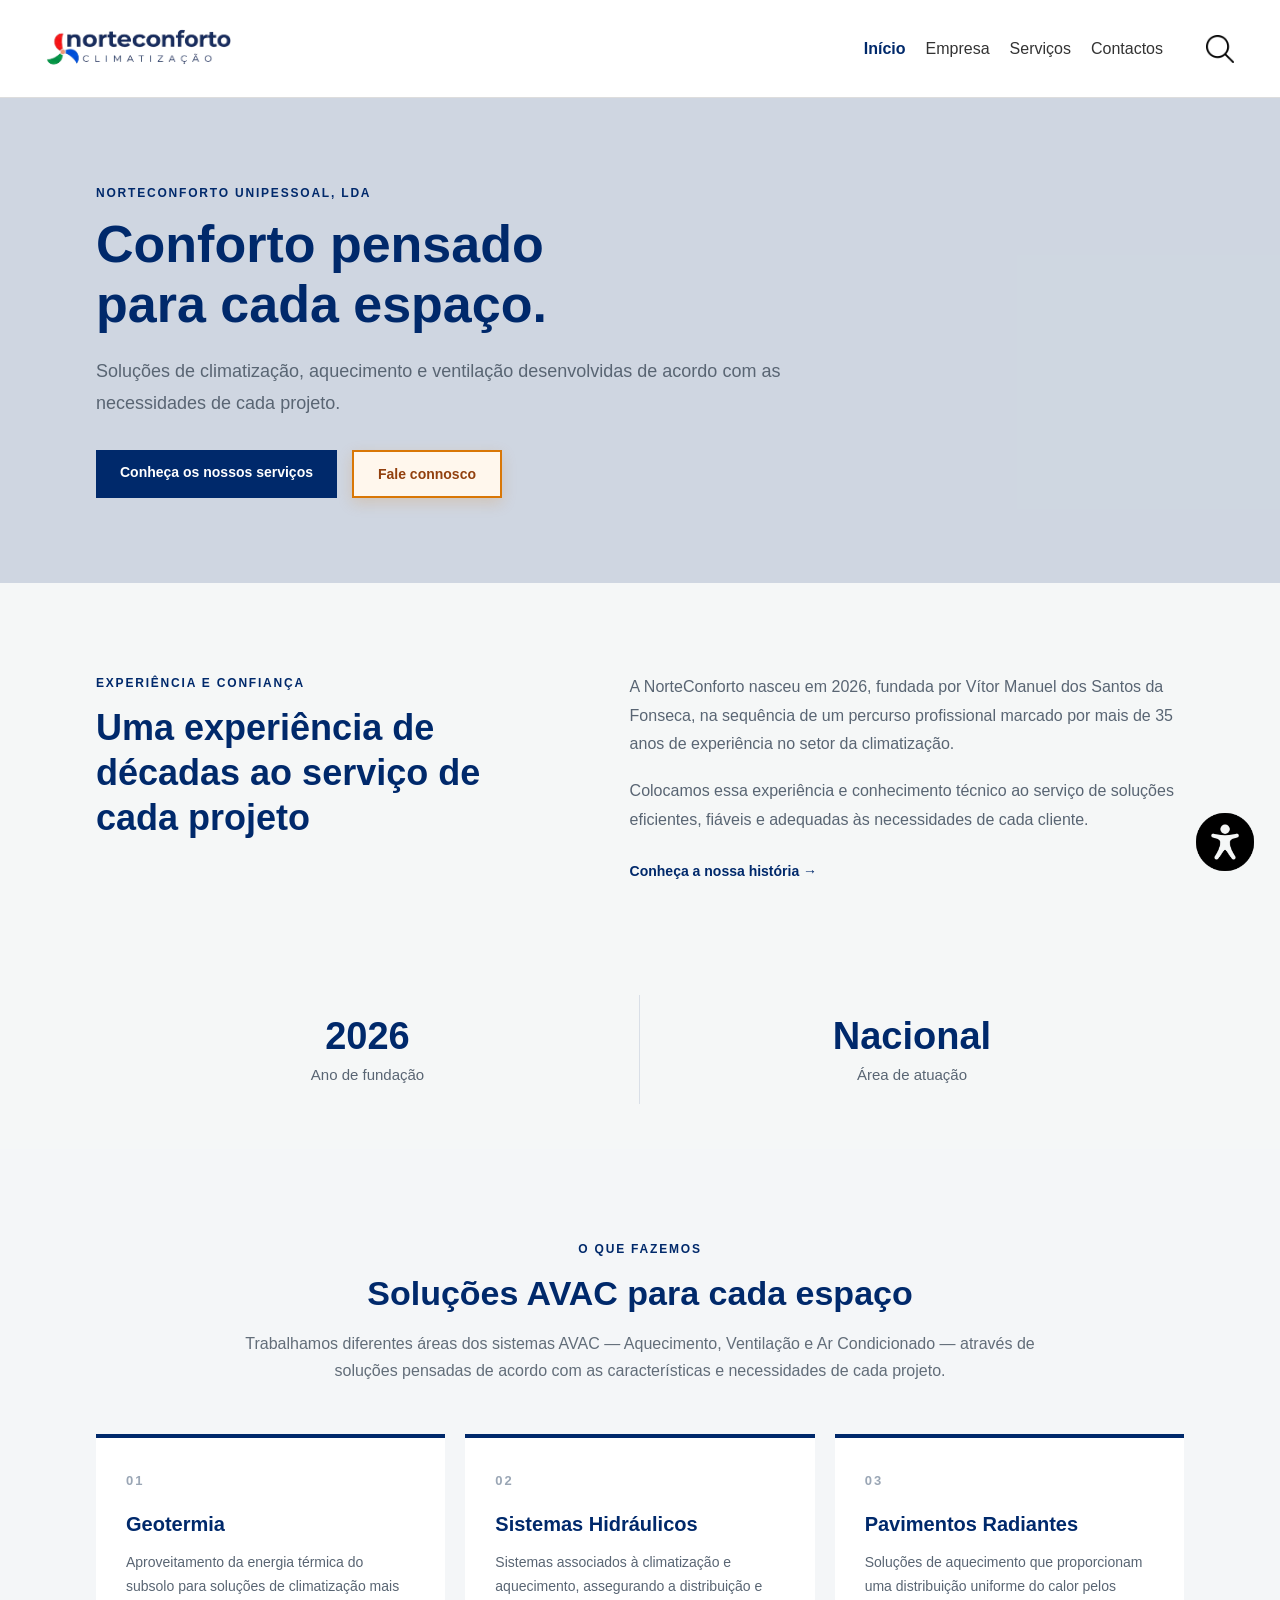
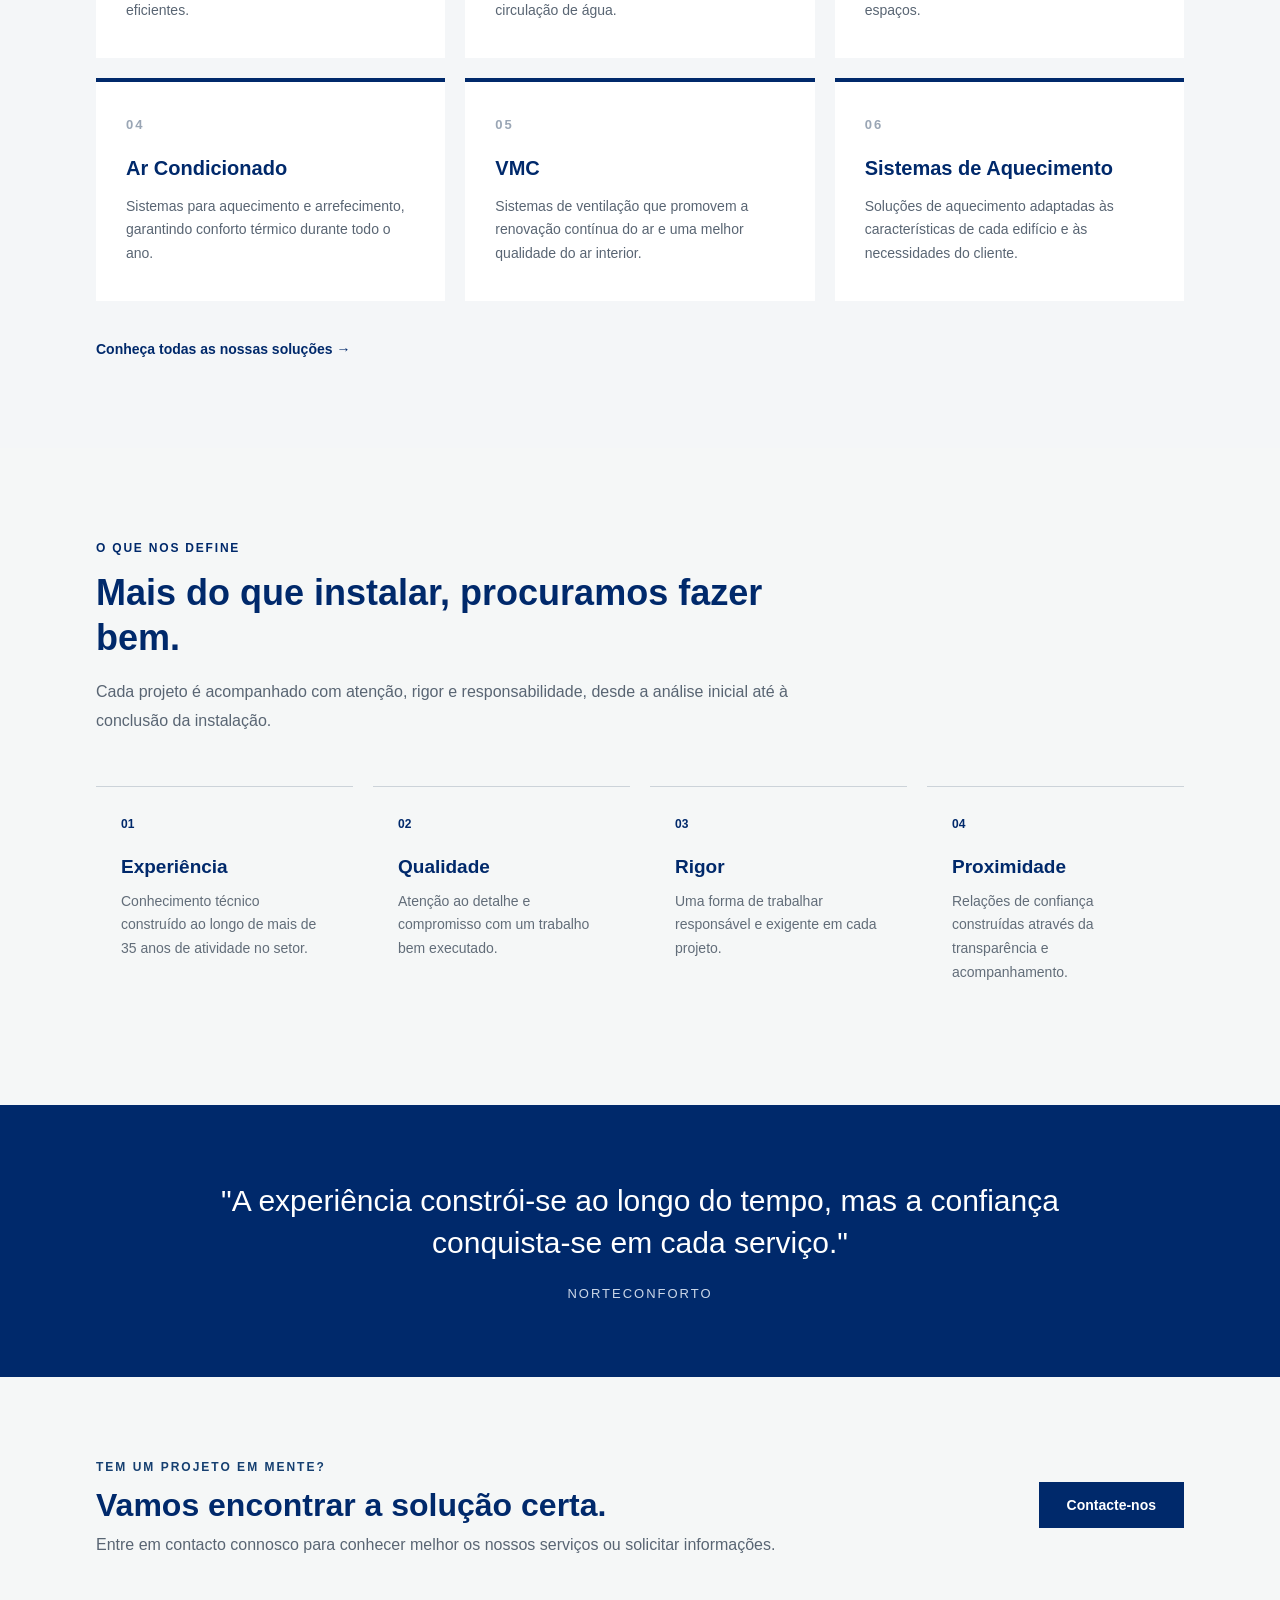
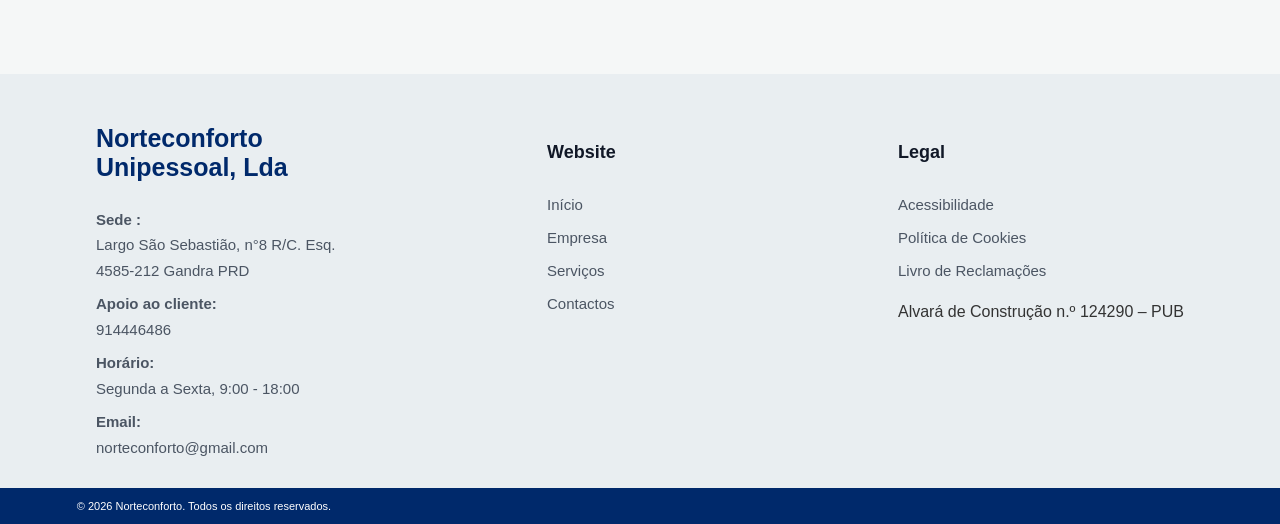
<file: index.html>
<!DOCTYPE html>
<html lang="pt">

<head>
    <meta charset="UTF-8">
    <meta name="viewport" content="width=device-width, initial-scale=1.0">

    <title>Norteconforto | Conforto pensado para cada espaço</title>

    <link rel="icon" type="image/png" href="img/logotipo.png">

    <link rel="stylesheet" href="css/base.css">
    <link rel="stylesheet" href="css/index.css">
    <link rel="stylesheet" href="css/acessibilidade.css">
</head>

<body>

    <!-- HEADER -->
    <header>

        <div class="logo">
            <img
                src="img/logotipo.png"
                width="100"
                alt="Norteconforto"
            >
        </div>

        <nav>
            <a href="index.html" class="ativo">Início</a>
            <a href="html/empresa.html">Empresa</a>
            <a href="html/servicos.html">Serviços</a>
            <a href="html/contactos.html">Contactos</a>
        </nav>

    </header>


    <main>

        <!-- HERO -->
        <section class="hero-inicio">

            <div class="hero-inicio-texto scroll-reveal">

                <span class="inicio-etiqueta">
                    NORTECONFORTO UNIPESSOAL, LDA
                </span>

                <h1>
                    Conforto pensado<br>
                    para cada espaço.
                </h1>

                <p>
                    Soluções de climatização, aquecimento e ventilação
                    desenvolvidas de acordo com as necessidades de cada
                    projeto.
                </p>

                <div class="hero-botoes">

                    <a
                        href="html/servicos.html"
                        class="botao-principal"
                    >
                        Conheça os nossos serviços
                    </a>

                    <a
                        href="html/contactos.html"
                        class="botao-secundario"
                    >
                        Fale connosco
                    </a>

                </div>

            </div>

        </section>


        <!-- INTRODUÇÃO -->
        <section class="inicio-intro scroll-reveal">

            <div class="inicio-intro-label">

                <span class="inicio-etiqueta">
                    EXPERIÊNCIA E CONFIANÇA
                </span>

                <h2>
                    Uma experiência de décadas
                    ao serviço de cada projeto
                </h2>

            </div>

            <div class="inicio-intro-texto">

                <p>
                    A NorteConforto nasceu em 2026, fundada por Vítor Manuel
                    dos Santos da Fonseca, na sequência de um percurso
                    profissional marcado por mais de 35 anos de experiência
                    no setor da climatização.
                </p>

                <p>
                    Colocamos essa experiência e conhecimento técnico ao
                    serviço de soluções eficientes, fiáveis e adequadas
                    às necessidades de cada cliente.
                </p>

                <a
                    href="html/empresa.html"
                    class="link-seta"
                >
                    Conheça a nossa história →
                </a>

            </div>

        </section>


        <!-- NÚMEROS -->
        <section class="inicio-numeros">

            <div class="numero-inicio scroll-card scroll-delay-1">

                <strong>2026</strong>

                <span>
                    Ano de fundação
                </span>

            </div>


            <div class="numero-inicio scroll-card scroll-delay-2">

                <strong>Nacional</strong>

                <span>
                    Área de atuação
                </span>

            </div>

        </section>


        <!-- SERVIÇOS -->
        <section class="inicio-servicos">

            <div class="section-heading scroll-title">

                <span class="inicio-etiqueta">
                    O QUE FAZEMOS
                </span>

                <h2>
                    Soluções AVAC para cada espaço
                </h2>

                <p>
                    Trabalhamos diferentes áreas dos sistemas AVAC
                    — Aquecimento, Ventilação e Ar Condicionado —
                    através de soluções pensadas de acordo com as
                    características e necessidades de cada projeto.
                </p>

            </div>


            <div class="inicio-servicos-grid">


                <!-- 01 -->
                <article class="inicio-servico-card scroll-card">

                    <span>01</span>

                    <h3>
                        Geotermia
                    </h3>

                    <p>
                        Aproveitamento da energia térmica do subsolo
                        para soluções de climatização mais eficientes.
                    </p>

                </article>


                <!-- 02 -->
                <article class="inicio-servico-card scroll-card scroll-delay-1">

                    <span>02</span>

                    <h3>
                        Sistemas Hidráulicos
                    </h3>

                    <p>
                        Sistemas associados à climatização e aquecimento,
                        assegurando a distribuição e circulação de água.
                    </p>

                </article>


                <!-- 03 -->
                <article class="inicio-servico-card scroll-card scroll-delay-2">

                    <span>03</span>

                    <h3>
                        Pavimentos Radiantes
                    </h3>

                    <p>
                        Soluções de aquecimento que proporcionam uma
                        distribuição uniforme do calor pelos espaços.
                    </p>

                </article>


                <!-- 04 -->
                <article class="inicio-servico-card scroll-card scroll-delay-3">

                    <span>04</span>

                    <h3>
                        Ar Condicionado
                    </h3>

                    <p>
                        Sistemas para aquecimento e arrefecimento,
                        garantindo conforto térmico durante todo o ano.
                    </p>

                </article>


                <!-- 05 -->
                <article class="inicio-servico-card scroll-card scroll-delay-1">

                    <span>05</span>

                    <h3>
                        VMC
                    </h3>

                    <p>
                        Sistemas de ventilação que promovem a renovação
                        contínua do ar e uma melhor qualidade do ar interior.
                    </p>

                </article>


                <!-- 06 -->
                <article class="inicio-servico-card scroll-card scroll-delay-2">

                    <span>06</span>

                    <h3>
                        Sistemas de Aquecimento
                    </h3>

                    <p>
                        Soluções de aquecimento adaptadas às características
                        de cada edifício e às necessidades do cliente.
                    </p>

                </article>

            </div>


            <div class="inicio-servicos-link scroll-reveal">

                <a
                    href="html/servicos.html"
                    class="link-seta"
                >
                    Conheça todas as nossas soluções →
                </a>

            </div>

        </section>


        <!-- DIFERENCIAIS -->
        <section class="inicio-diferenciais">

            <div class="diferenciais-intro scroll-reveal">

                <span class="inicio-etiqueta">
                    O QUE NOS DEFINE
                </span>

                <h2>
                    Mais do que instalar,
                    procuramos fazer bem.
                </h2>

                <p>
                    Cada projeto é acompanhado com atenção, rigor e
                    responsabilidade, desde a análise inicial até à
                    conclusão da instalação.
                </p>

            </div>


            <div class="diferenciais-grid">


                <!-- 01 -->
                <article class="diferencial-card scroll-card">

                    <span>01</span>

                    <h3>
                        Experiência
                    </h3>

                    <p>
                        Conhecimento técnico construído ao longo de mais
                        de 35 anos de atividade no setor.
                    </p>

                </article>


                <!-- 02 -->
                <article class="diferencial-card scroll-card scroll-delay-1">

                    <span>02</span>

                    <h3>
                        Qualidade
                    </h3>

                    <p>
                        Atenção ao detalhe e compromisso com um trabalho
                        bem executado.
                    </p>

                </article>


                <!-- 03 -->
                <article class="diferencial-card scroll-card scroll-delay-2">

                    <span>03</span>

                    <h3>
                        Rigor
                    </h3>

                    <p>
                        Uma forma de trabalhar responsável e exigente
                        em cada projeto.
                    </p>

                </article>


                <!-- 04 -->
                <article class="diferencial-card scroll-card scroll-delay-3">

                    <span>04</span>

                    <h3>
                        Proximidade
                    </h3>

                    <p>
                        Relações de confiança construídas através da
                        transparência e acompanhamento.
                    </p>

                </article>

            </div>

        </section>


        <!-- FRASE DE DESTAQUE -->
        <section class="inicio-frase scroll-reveal">

            <p>
                "A experiência constrói-se ao longo do tempo,
                mas a confiança conquista-se em cada serviço."
            </p>

            <span>
                NORTECONFORTO
            </span>

        </section>


        <!-- CTA -->
        <section class="inicio-cta scroll-reveal">

            <div>

                <span>
                    TEM UM PROJETO EM MENTE?
                </span>

                <h2>
                    Vamos encontrar a solução certa.
                </h2>

                <p>
                    Entre em contacto connosco para conhecer melhor
                    os nossos serviços ou solicitar informações.
                </p>

            </div>

            <a href="html/contactos.html">
                Contacte-nos
            </a>

        </section>

    </main>


    <!-- FOOTER -->
<footer class="footer">
        <div class="footer-top">
            <div class="footer-info">
                <h2>Norteconforto Unipessoal, Lda </h2>
                <p>
                    <strong>Sede :</strong><br />Largo São Sebastião, n°8 R/C. Esq. 4585-212 Gandra PRD
                </p>
                <p><strong>Apoio ao cliente:</strong><br />914446486</p>
                <p><strong>Horário:</strong><br />Segunda a Sexta, 9:00 - 18:00</p>
                <p><strong>Email:</strong><br />norteconforto@gmail.com</p>
            </div>

            <div class="footer-links">
                <h3>Website</h3>
                <a href="../index.html">Início</a>
                <a href="../html/empresa.html">Empresa</a>
                <a href="../html/servicos.html">Serviços</a>
                <a href="../html/contactos.html">Contactos</a>
            </div>

       <div class="footer-links">
    <h3>Legal</h3>
    <a href="../html/acessibilidade.html">Acessibilidade</a>
    <a href="../html/politica_cookies.html">Política de Cookies</a>
    <a href="https://www.livroreclamacoes.pt">Livro de Reclamações</a>
    <p>Alvará de Construção n.º 124290 – PUB</p>
</div>
        </div>

        <div class="footer-bottom">
            <p>© 2026 Norteconforto. Todos os direitos reservados.</p>
        </div>
    </footer>

    <script src="js/acessibilidade.js"></script>


    <!-- ANIMAÇÕES -->
    <script>

        document.addEventListener("DOMContentLoaded", function () {

            const elementos = document.querySelectorAll(
                ".scroll-reveal, .scroll-title, .scroll-card"
            );

            const observer = new IntersectionObserver(
                function (entries, observer) {

                    entries.forEach(function (entry) {

                        if (entry.isIntersecting) {

                            entry.target.classList.add("active");

                            observer.unobserve(entry.target);

                        }

                    });

                },
                {
                    threshold: 0.15,
                    rootMargin: "0px 0px -50px 0px"
                }
            );


            elementos.forEach(function (elemento) {
                observer.observe(elemento);
            });

        });

    </script>

</body>

</html>
</file>
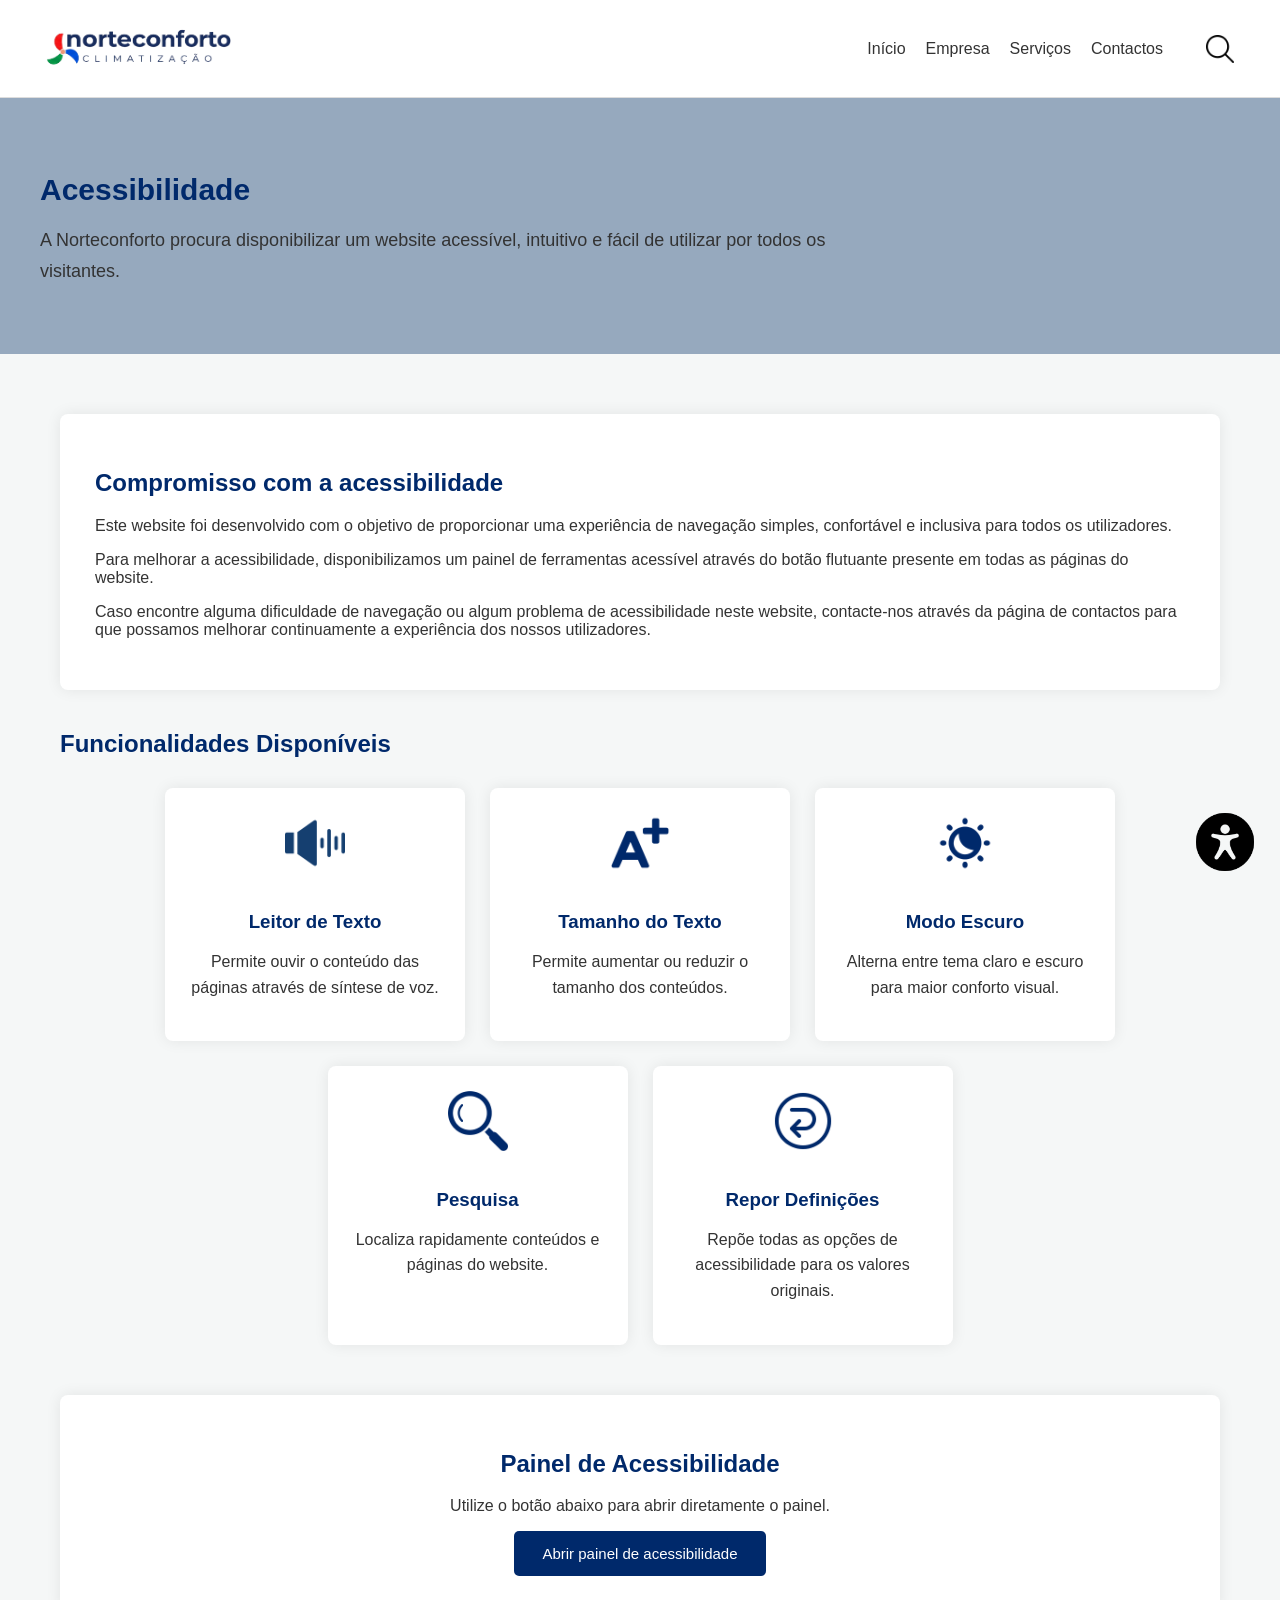
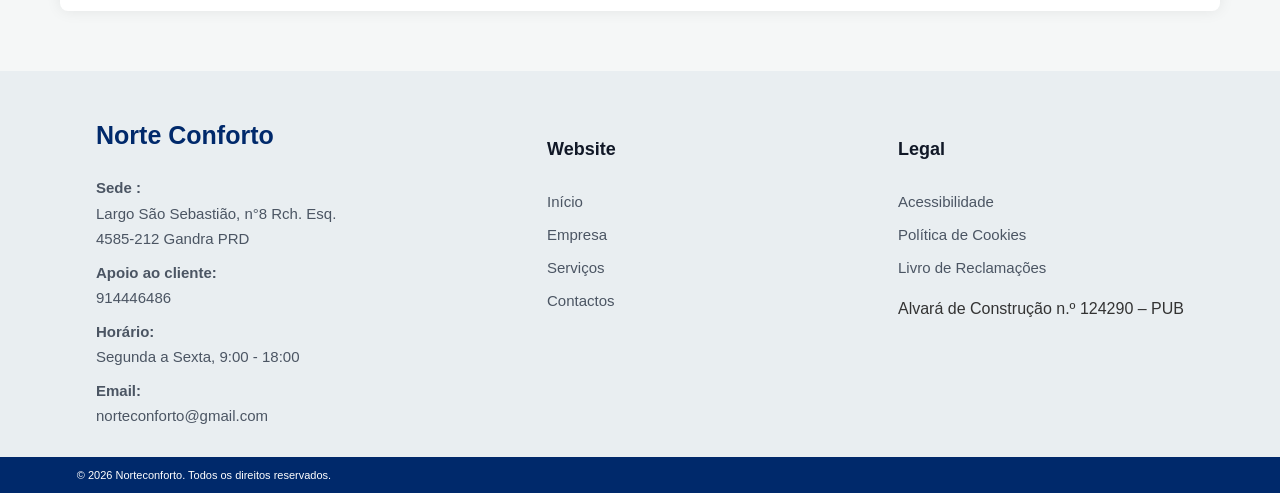
<file: html/acessibilidade.html>
<!doctype html>

<html lang="pt">

<head>
    <meta charset="UTF-8">
    <meta name="viewport" content="width=device-width, initial-scale=1.0">
    <title>Acessibilidade</title>


<link rel="stylesheet" href="../css/base.css">
<link rel="stylesheet" href="../css/acessibilidade-pagina.css">
<link rel="stylesheet" href="../css/acessibilidade.css">


</head>

<body>


<!-- HEADER -->
<header>
    <div class="logo">
        <img src="../img/logotipo.png" alt="Norteconforto">
    </div>

    <nav>
        <a href="../index.html">Início</a>
        <a href="../html/empresa.html">Empresa</a>
        <a href="../html/servicos.html">Serviços</a>
        <a href="../html/contactos.html">Contactos</a>
    </nav>
</header>

<!-- HERO -->
<section class="hero-acessibilidade">
    <div class="hero-text-acessibilidade">
        <h1>Acessibilidade</h1>

        <p>
            A Norteconforto procura disponibilizar um website acessível,
            intuitivo e fácil de utilizar por todos os visitantes.
        </p>
    </div>
</section>

<!-- CONTEÚDO -->
<section class="acessibilidade-container">

    <div class="intro-card">

        <h2>Compromisso com a acessibilidade</h2>

        <p>
            Este website foi desenvolvido com o objetivo de proporcionar uma
            experiência de navegação simples, confortável e inclusiva para todos
            os utilizadores.
        </p>

        <p>
            Para melhorar a acessibilidade, disponibilizamos um painel de
            ferramentas acessível através do botão flutuante presente em todas
            as páginas do website.
        </p>

        <p>
            Caso encontre alguma dificuldade de navegação ou algum problema de
            acessibilidade neste website, contacte-nos através da página de
            contactos para que possamos melhorar continuamente a experiência dos
            nossos utilizadores.
        </p>

    </div>

    <h2 class="titulo-funcionalidades">
        Funcionalidades Disponíveis
    </h2>

    <div class="cards">

        <div class="card">
            <img src="../img/audio.png" alt="Leitor de Texto">

            <h3>Leitor de Texto</h3>

            <p>
                Permite ouvir o conteúdo das páginas através de síntese de voz.
            </p>
        </div>

        <div class="card">
            <img src="../img/aumentar.png" alt="Tamanho do Texto">

            <h3>Tamanho do Texto</h3>

            <p>
                Permite aumentar ou reduzir o tamanho dos conteúdos.
            </p>
        </div>

        <div class="card">
            <img src="../img/modo_escuro.png" alt="Modo Escuro">

            <h3>Modo Escuro</h3>

            <p>
                Alterna entre tema claro e escuro para maior conforto visual.
            </p>
        </div>

        <div class="card">
            <img src="../img/lupa.png" alt="Pesquisa">

            <h3>Pesquisa</h3>

            <p>
                Localiza rapidamente conteúdos e páginas do website.
            </p>
        </div>

        <div class="card">
            <img src="../img/repor.png" alt="Repor Definições">

            <h3>Repor Definições</h3>

            <p>
                Repõe todas as opções de acessibilidade para os valores originais.
            </p>
        </div>



    </div>

    <div class="abrir-painel">

        <h2>Painel de Acessibilidade</h2>

        <p>
            Utilize o botão abaixo para abrir diretamente o painel.
        </p>

        <button onclick="document.getElementById('acBtn').click()">
            Abrir painel de acessibilidade
        </button>

    </div>

</section>


    <!-- FOOTER  -->
    <footer class="footer">
        <div class="footer-top">
            <div class="footer-info">
                <h2>Norte Conforto</h2>
                <p>
                    <strong>Sede : </strong><br />Largo São Sebastião, n°8 Rch. Esq.  4585-212 Gandra PRD
                </p>
                <p><strong>Apoio ao cliente:</strong><br />914446486</p>
                <p><strong>Horário:</strong><br />Segunda a Sexta, 9:00 - 18:00</p>
                <p><strong>Email:</strong><br />norteconforto@gmail.com</p>
            </div>

            <div class="footer-links">
                <h3>Website</h3>
                <a href="../index.html">Início</a>
                <a href="../html/empresa.html">Empresa</a>
                <a href="../html/servicos.html">Serviços</a>
                <a href="../html/contactos.html">Contactos</a>
            </div>

 <div class="footer-links">
    <h3>Legal</h3>
    <a href="../html/acessibilidade.html">Acessibilidade</a>
    <a href="../html/politica_cookies.html">Política de Cookies</a>
    <a href="https://www.livroreclamacoes.pt">Livro de Reclamações</a>
    <p>Alvará de Construção n.º 124290 – PUB</p>
</div>


        </div>

        <div class="footer-bottom">
            <p>
                © 2026 Norteconforto. Todos os direitos reservados.
            </p>

        </div>
    </footer>



<script src="../js/acessibilidade.js"></script>


</body>

</html>
</file>
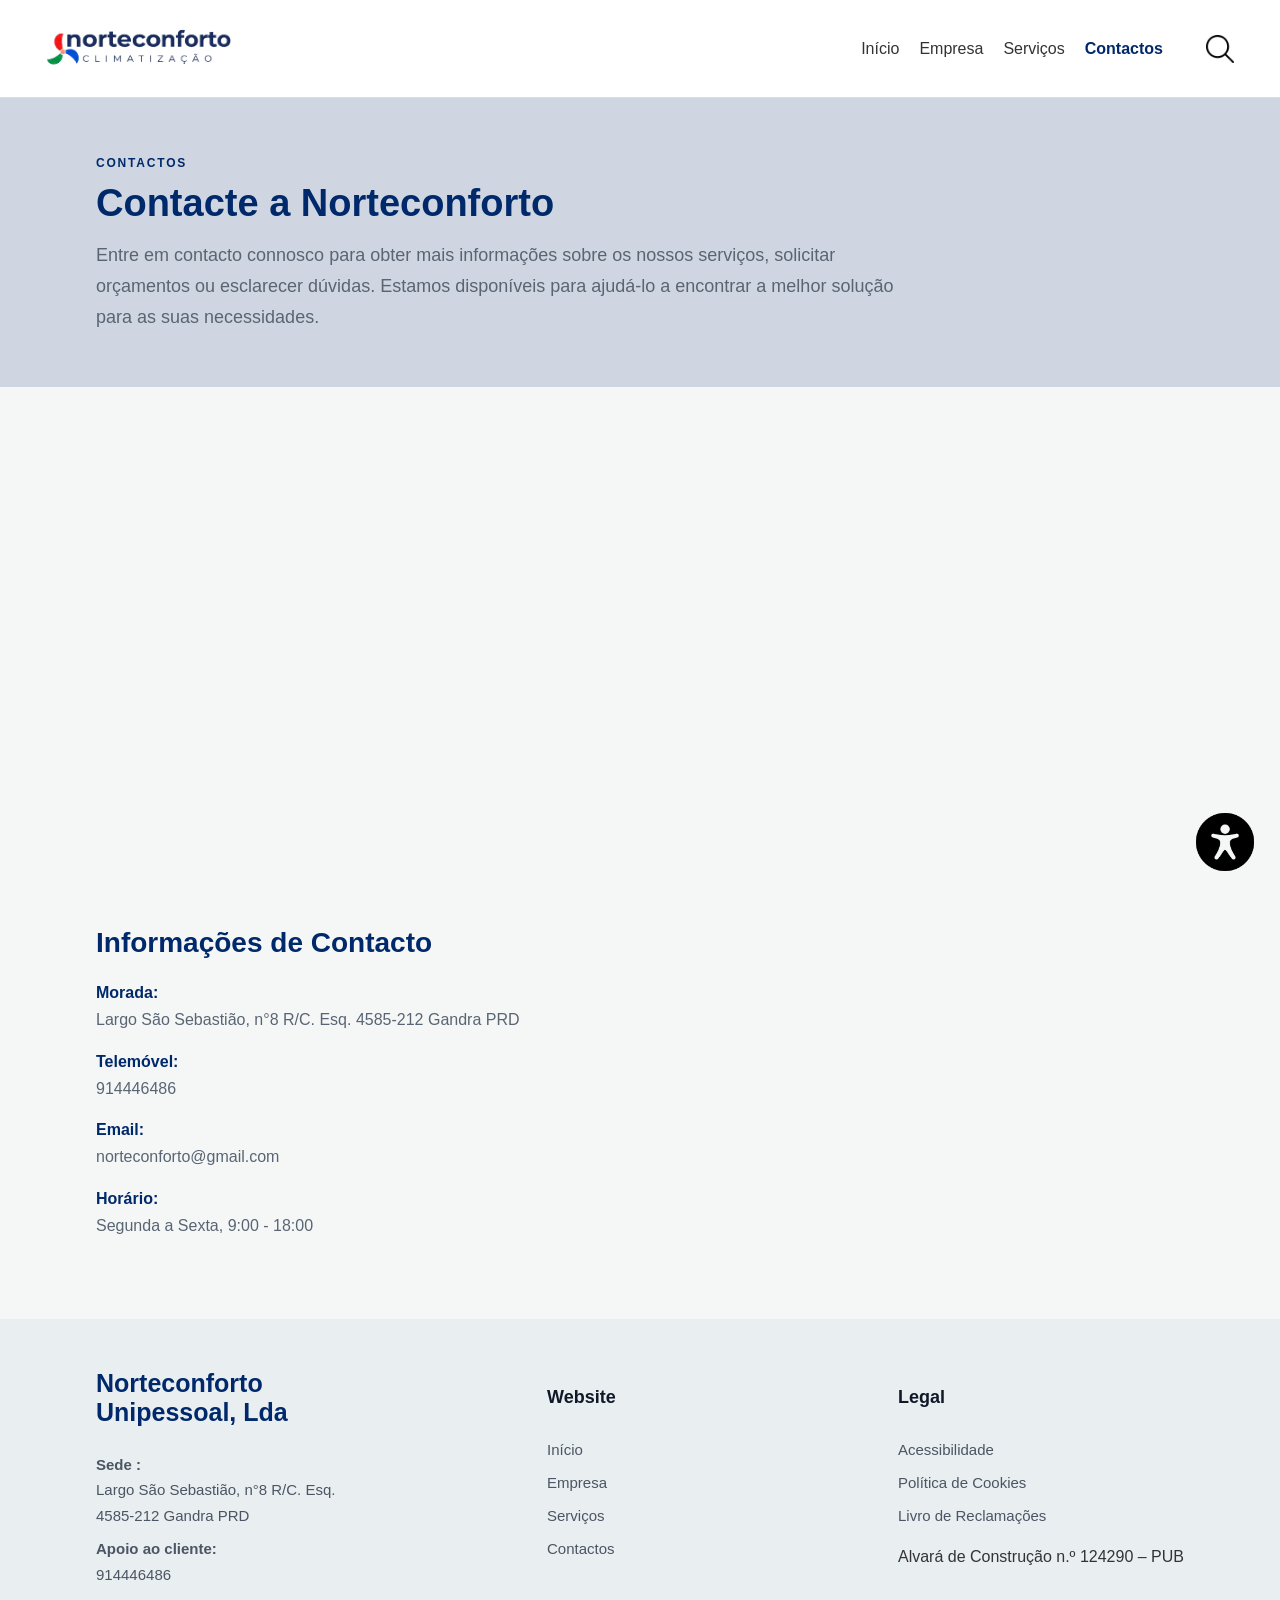
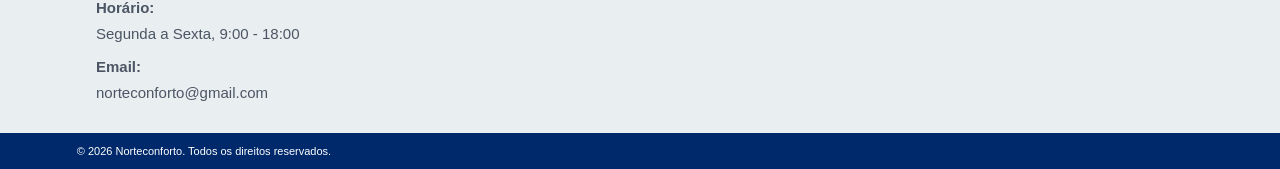
<file: html/contactos.html>
<!doctype html>
<html lang="pt">

<head>
    <meta charset="UTF-8" />
    <meta name="viewport" content="width=device-width, initial-scale=1.0" />
    <title>Contactos </title>
    <link rel="stylesheet" href="../css/base.css" />
    <link rel="stylesheet" href="../css/contactos.css" />
    <link rel="stylesheet" href="../css/acessibilidade.css" />
</head>

<body>
    <!-- HEADER -->
    <header>
        <div class="logo">
            <img src="../img/logotipo.png" width="100" alt="Norteconforto" />
        </div>

        <nav>
            <a href="../index.html">Início</a>
            <a href="../html/empresa.html">Empresa</a>
            <a href="../html/servicos.html">Serviços</a>
            <a href="../html/contactos.html" class="ativo">Contactos</a>
        </nav>
    </header>

    <!-- HERO CONTACTOS -->
    <section class="hero-contactos">
        <div class="hero-text-contactos">
            <span class="hero-contactos-etiqueta">CONTACTOS</span>
            <h1>Contacte a Norteconforto</h1>
            <p>Entre em contacto connosco para obter mais informações sobre os nossos serviços, solicitar orçamentos ou esclarecer dúvidas. Estamos disponíveis para ajudá-lo a encontrar a melhor solução para as suas necessidades.</p>
        </div>
    </section>

    <!-- SECÇÃO CONTACTOS -->
    <section class="contactos-container">

        <!-- ESQUERDA -->
        <div class="contactos-info">

            <div class="mapa">
                <iframe
                    src="https://www.google.com/maps/embed?pb=!1m18!1m12!1m3!1d3002.724368590738!2d-8.445132125033455!3d41.18417867132636!2m3!1f0!2f0!3f0!3m2!1i1024!2i768!4f13.1!3m3!1m2!1s0xd2489a7a8290e6d%3A0x1612884b8870233f!2sLargo%20S%C3%A3o%20Sebasti%C3%A3o%208%2C%204585-212%20Gandra!5e0!3m2!1spt-PT!2spt!4v1787339679493!5m2!1spt-PT!2spt" 
                    width="100%" 
                    height="450" 
                    style="border:0;" 
                    allowfullscreen="" 
                    loading="lazy" 
                    referrerpolicy="strict-origin-when-cross-origin">
                </iframe>
            </div>

            <div class="dados-contacto">
                <h2>Informações de Contacto</h2>

                <div class="info-item">
                    <strong>Morada:</strong> 
                    <p>Largo São Sebastião, n°8 R/C. Esq. 4585-212 Gandra PRD</p>
                </div>

                <div class="info-item">
                    <strong>Telemóvel:</strong>
                    <p>914446486</p>
                </div>

                <div class="info-item">
                    <strong>Email:</strong>
                    <p>norteconforto@gmail.com</p>
                </div>

                <div class="info-item">
                    <strong>Horário:</strong>
                    <p>Segunda a Sexta, 9:00 - 18:00</p>
                </div>
            </div>

        </div>

    </section>

    <!-- FOOTER -->
    <footer class="footer">
        <div class="footer-top">
            <div class="footer-info">
                <h2>Norteconforto Unipessoal, Lda </h2>
                <p>
                    <strong>Sede :</strong><br />Largo São Sebastião, n°8 R/C. Esq. 4585-212 Gandra PRD
                </p>
                <p><strong>Apoio ao cliente:</strong><br />914446486</p>
                <p><strong>Horário:</strong><br />Segunda a Sexta, 9:00 - 18:00</p>
                <p><strong>Email:</strong><br />norteconforto@gmail.com</p>
            </div>

            <div class="footer-links">
                <h3>Website</h3>
                <a href="../index.html">Início</a>
                <a href="../html/empresa.html">Empresa</a>
                <a href="../html/servicos.html">Serviços</a>
                <a href="../html/contactos.html">Contactos</a>
            </div>

<div class="footer-links">
    <h3>Legal</h3>
    <a href="../html/acessibilidade.html">Acessibilidade</a>
    <a href="../html/politica_cookies.html">Política de Cookies</a>
    <a href="https://www.livroreclamacoes.pt">Livro de Reclamações</a>
    <p>Alvará de Construção n.º 124290 – PUB</p>
</div>
        </div>

        <div class="footer-bottom">
            <p>© 2026 Norteconforto. Todos os direitos reservados.</p>
        </div>
    </footer>

    <script src="../js/contactos.js"></script>
    <script src="../js/acessibilidade.js"></script>

</body>

</html>
</file>
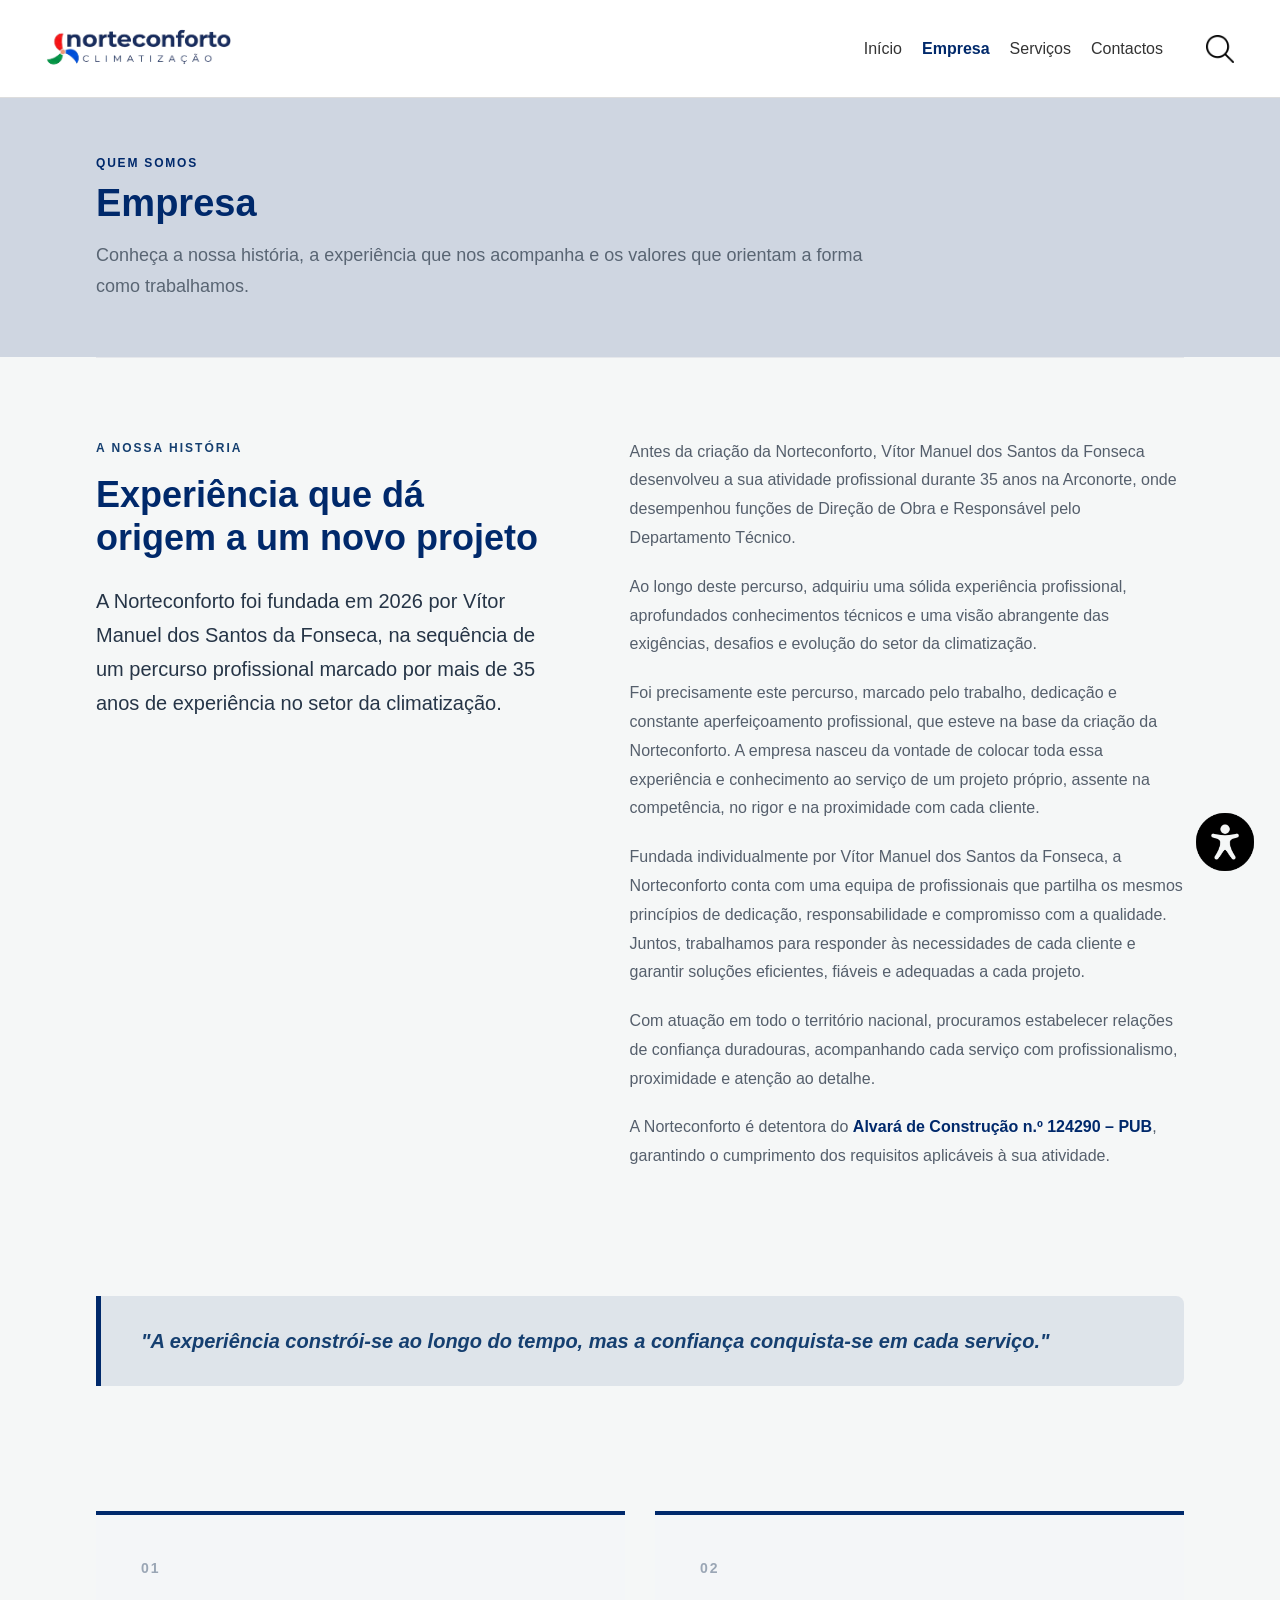
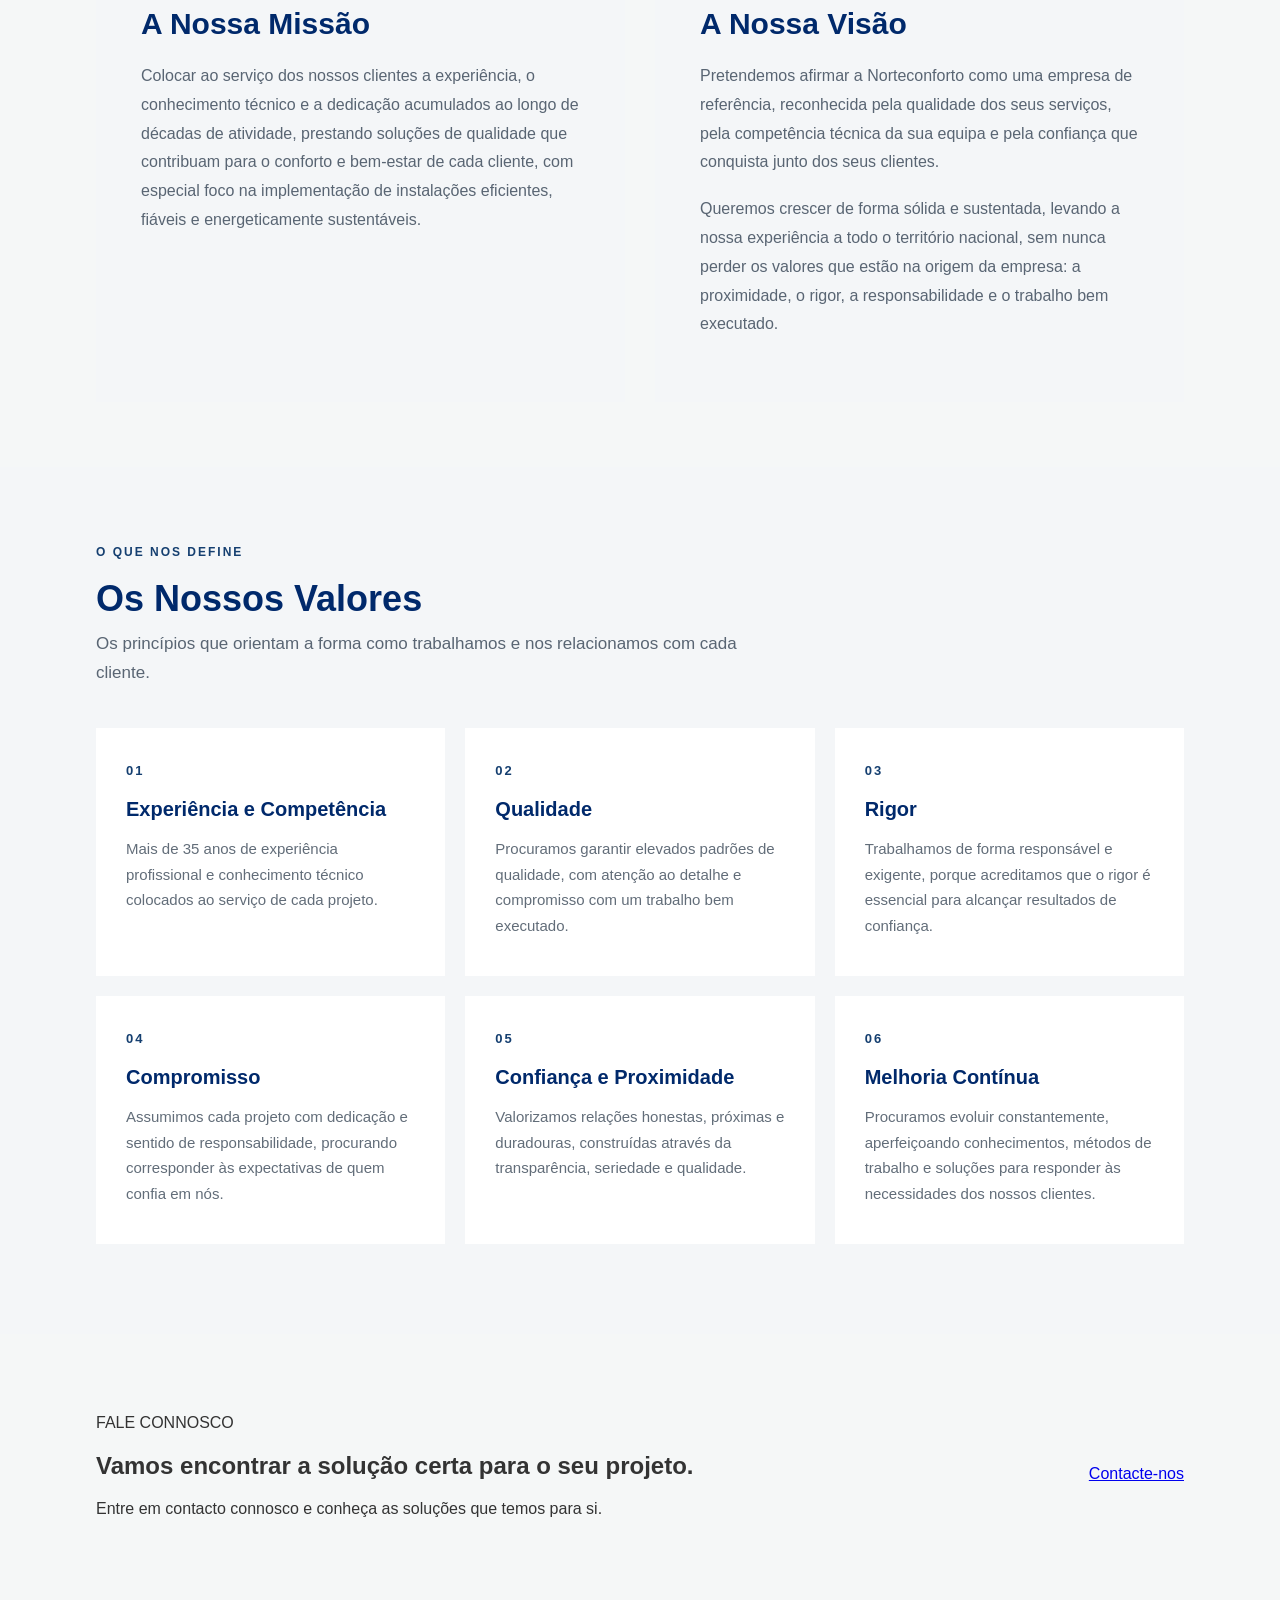
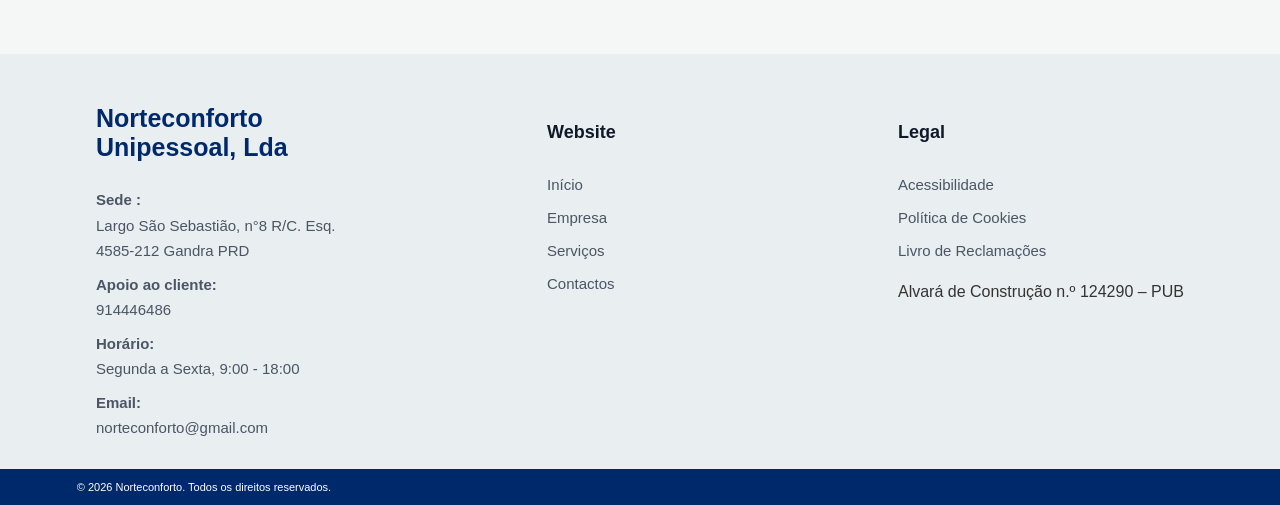
<file: html/empresa.html>
<!doctype html>

<html lang="pt">
<!doctype html>

<html lang="pt">
  <head>
    <meta charset="UTF-8" />

    <meta name="viewport" content="width=device-width, initial-scale=1.0" />

    <title>Empresa</title>

   <link rel="stylesheet" href="../css/base.css" />
<link rel="stylesheet" href="../css/acessibilidade.css" />
<link rel="stylesheet" href="../css/empresa.css" />
  </head>

  <body>
    <!--  HEADER -->

    <header>
      <div class="logo">
        <img src="../img/logotipo.png" width="100" alt="NorteConforto" />
      </div>

      <nav>
        <a href="../index.html"> Início </a>

        <a href="../html/empresa.html" class="ativo"> Empresa </a>

        <a href="../html/servicos.html"> Serviços </a>


        <a href="../html/contactos.html"> Contactos </a>
      </nav>
    </header>

    <main>
      <!-- HERO -->

      <section class="hero-empresa">
        <div class="hero-text-empresa">
          <span class="hero-empresa-etiqueta"> QUEM SOMOS </span>

          <h1>Empresa</h1>

          <p>
            Conheça a nossa história, a experiência que nos acompanha e os
            valores que orientam a forma como trabalhamos.
          </p>
        </div>
      </section>

      <!-- HISTÓRIA -->

      <section class="empresa-historia">
        <!-- INTRODUÇÃO DA HISTÓRIA -->

        <div class="empresa-historia-intro scroll-reveal">
          <span class="empresa-etiqueta scroll-title"> A NOSSA HISTÓRIA </span>

          <h2 class="scroll-title scroll-delay-1">
            Experiência que dá origem a um novo projeto
          </h2>

          <p class="texto-destaque scroll-reveal scroll-delay-2">
            A Norteconforto foi fundada em 2026 por Vítor Manuel dos Santos da
            Fonseca, na sequência de um percurso profissional marcado por mais
            de 35 anos de experiência no setor da climatização.
          </p>
        </div>

        <!-- TEXTO DA HISTÓRIA -->

        <div class="empresa-texto scroll-reveal scroll-delay-2">
          <p>
            Antes da criação da Norteconforto, Vítor Manuel dos Santos da
            Fonseca desenvolveu a sua atividade profissional durante 35 anos na
            Arconorte, onde desempenhou funções de Direção de Obra e Responsável
            pelo Departamento Técnico.
          </p>

          <p>
            Ao longo deste percurso, adquiriu uma sólida experiência
            profissional, aprofundados conhecimentos técnicos e uma visão
            abrangente das exigências, desafios e evolução do setor da
            climatização.
          </p>

          <p>
            Foi precisamente este percurso, marcado pelo trabalho, dedicação e
            constante aperfeiçoamento profissional, que esteve na base da
            criação da Norteconforto. A empresa nasceu da vontade de colocar
            toda essa experiência e conhecimento ao serviço de um projeto
            próprio, assente na competência, no rigor e na proximidade com cada
            cliente.
          </p>

          <p>
            Fundada individualmente por Vítor Manuel dos Santos da Fonseca, a
            Norteconforto conta com uma equipa de profissionais que partilha os
            mesmos princípios de dedicação, responsabilidade e compromisso com a
            qualidade. Juntos, trabalhamos para responder às necessidades de
            cada cliente e garantir soluções eficientes, fiáveis e adequadas a
            cada projeto.
          </p>

          <p>
            Com atuação em todo o território nacional, procuramos estabelecer
            relações de confiança duradouras, acompanhando cada serviço com
            profissionalismo, proximidade e atenção ao detalhe.
          </p>
      
        

        <p>
  A Norteconforto é detentora do <strong>Alvará de Construção n.º 124290 – PUB</strong>,
  garantindo o cumprimento dos requisitos aplicáveis à sua atividade.
</p>

            </div>
        
        <!-- CITAÇÃO -->

        <blockquote class="citacao scroll-reveal scroll-delay-3">
          "A experiência constrói-se ao longo do tempo, mas a confiança
          conquista-se em cada serviço."
        </blockquote>
      </section>

      <!-- MISSÃO E VISÃO -->

      <section class="missao-visao">
        <!-- MISSÃO -->

        <div class="missao-visao-card scroll-card">
          <span class="card-numero"> 01 </span>

          <h2 class="scroll-title">A Nossa Missão</h2>

          <p>
            Colocar ao serviço dos nossos clientes a experiência, o conhecimento
            técnico e a dedicação acumulados ao longo de décadas de atividade,
            prestando soluções de qualidade que contribuam para o conforto e
            bem-estar de cada cliente, com especial foco na implementação de
            instalações eficientes, fiáveis e energeticamente sustentáveis.
          </p>
        </div>

        <!-- VISÃO -->

        <div class="missao-visao-card scroll-card scroll-delay-2">
          <span class="card-numero"> 02 </span>

          <h2 class="scroll-title">A Nossa Visão</h2>

          <p>
            Pretendemos afirmar a Norteconforto como uma empresa de referência,
            reconhecida pela qualidade dos seus serviços, pela competência
            técnica da sua equipa e pela confiança que conquista junto dos seus
            clientes.
          </p>

          <p>
            Queremos crescer de forma sólida e sustentada, levando a nossa
            experiência a todo o território nacional, sem nunca perder os
            valores que estão na origem da empresa: a proximidade, o rigor, a
            responsabilidade e o trabalho bem executado.
          </p>
        </div>
      </section>

      <!-- VALORES -->

      <section class="empresa-valores">
        <div class="valores-intro">
          <span class="empresa-etiqueta scroll-title"> O QUE NOS DEFINE </span>

          <h2 class="scroll-title scroll-delay-1">Os Nossos Valores</h2>

          <p class="scroll-reveal scroll-delay-2">
            Os princípios que orientam a forma como trabalhamos e nos
            relacionamos com cada cliente.
          </p>
        </div>

        <div class="valores-grid">
          <!-- VALOR 01 -->

          <article class="valor-card scroll-card">
            <span> 01 </span>

            <h3>Experiência e Competência</h3>

            <p>
              Mais de 35 anos de experiência profissional e conhecimento técnico
              colocados ao serviço de cada projeto.
            </p>
          </article>

          <!-- VALOR 02 -->

          <article class="valor-card scroll-card scroll-delay-1">
            <span> 02 </span>

            <h3>Qualidade</h3>

            <p>
              Procuramos garantir elevados padrões de qualidade, com atenção ao
              detalhe e compromisso com um trabalho bem executado.
            </p>
          </article>

          <!-- VALOR 03 -->

          <article class="valor-card scroll-card scroll-delay-2">
            <span> 03 </span>

            <h3>Rigor</h3>

            <p>
              Trabalhamos de forma responsável e exigente, porque acreditamos
              que o rigor é essencial para alcançar resultados de confiança.
            </p>
          </article>

          <!-- VALOR 04 -->

          <article class="valor-card scroll-card scroll-delay-1">
            <span> 04 </span>

            <h3>Compromisso</h3>

            <p>
              Assumimos cada projeto com dedicação e sentido de
              responsabilidade, procurando corresponder às expectativas de quem
              confia em nós.
            </p>
          </article>

          <!-- VALOR 05 -->

          <article class="valor-card scroll-card scroll-delay-2">
            <span> 05 </span>

            <h3>Confiança e Proximidade</h3>

            <p>
              Valorizamos relações honestas, próximas e duradouras, construídas
              através da transparência, seriedade e qualidade.
            </p>
          </article>

          <!-- VALOR 06 -->

          <article class="valor-card scroll-card scroll-delay-3">
            <span> 06 </span>

            <h3>Melhoria Contínua</h3>

            <p>
              Procuramos evoluir constantemente, aperfeiçoando conhecimentos,
              métodos de trabalho e soluções para responder às necessidades dos
              nossos clientes.
            </p>
          </article>
        </div>
      </section>

      <!--  CTA -->

      <section class="empresa-cta">
        <div class="empresa-cta-text">
          <span> FALE CONNOSCO </span>

          <h2>Vamos encontrar a solução certa para o seu projeto.</h2>

          <p>
            Entre em contacto connosco e conheça as soluções que temos para si.
          </p>
        </div>

        <a href="../html/contactos.html"> Contacte-nos </a>
      </section>
    </main>

    <!--  FOOTER -->

<footer class="footer">
        <div class="footer-top">
            <div class="footer-info">
                <h2>Norteconforto Unipessoal, Lda </h2>
                <p>
                    <strong>Sede :</strong><br />Largo São Sebastião, n°8 R/C. Esq. 4585-212 Gandra PRD
                </p>
                <p><strong>Apoio ao cliente:</strong><br />914446486</p>
                <p><strong>Horário:</strong><br />Segunda a Sexta, 9:00 - 18:00</p>
                <p><strong>Email:</strong><br />norteconforto@gmail.com</p>
            </div>

            <div class="footer-links">
                <h3>Website</h3>
                <a href="../index.html">Início</a>
                <a href="../html/empresa.html">Empresa</a>
                <a href="../html/servicos.html">Serviços</a>
                <a href="../html/contactos.html">Contactos</a>
            </div>

  <div class="footer-links">
    <h3>Legal</h3>
    <a href="../html/acessibilidade.html">Acessibilidade</a>
    <a href="../html/politica_cookies.html">Política de Cookies</a>
    <a href="https://www.livroreclamacoes.pt">Livro de Reclamações</a>
    <p>Alvará de Construção n.º 124290 – PUB</p>
</div>
        </div>

        <div class="footer-bottom">
            <p>© 2026 Norteconforto. Todos os direitos reservados.</p>
        </div>
    </footer>

    <script src="../js/acessibilidade.js"></script>

    <!-- ANIMAÇÕES DE SCROLL -->
    <script>
      document.addEventListener("DOMContentLoaded", () => {
        const elementsToAnimate = document.querySelectorAll(
          ".scroll-reveal, .scroll-title, .scroll-card",
        );

        const observerOptions = {
          root: null,
          rootMargin: "0px 0px -50px 0px", // Ativa um pouco antes de entrar totalmente na tela
          threshold: 0.05, // Ativa com apenas 5% do elemento visível
        };

        const observer = new IntersectionObserver((entries, observer) => {
          entries.forEach((entry) => {
            if (entry.isIntersecting) {
              entry.target.classList.add("active");
              observer.unobserve(entry.target); // Pára de observar após animar
            }
          });
        }, observerOptions);

        elementsToAnimate.forEach((el) => observer.observe(el));
      });
    </script>
  </body>
</html>
</file>
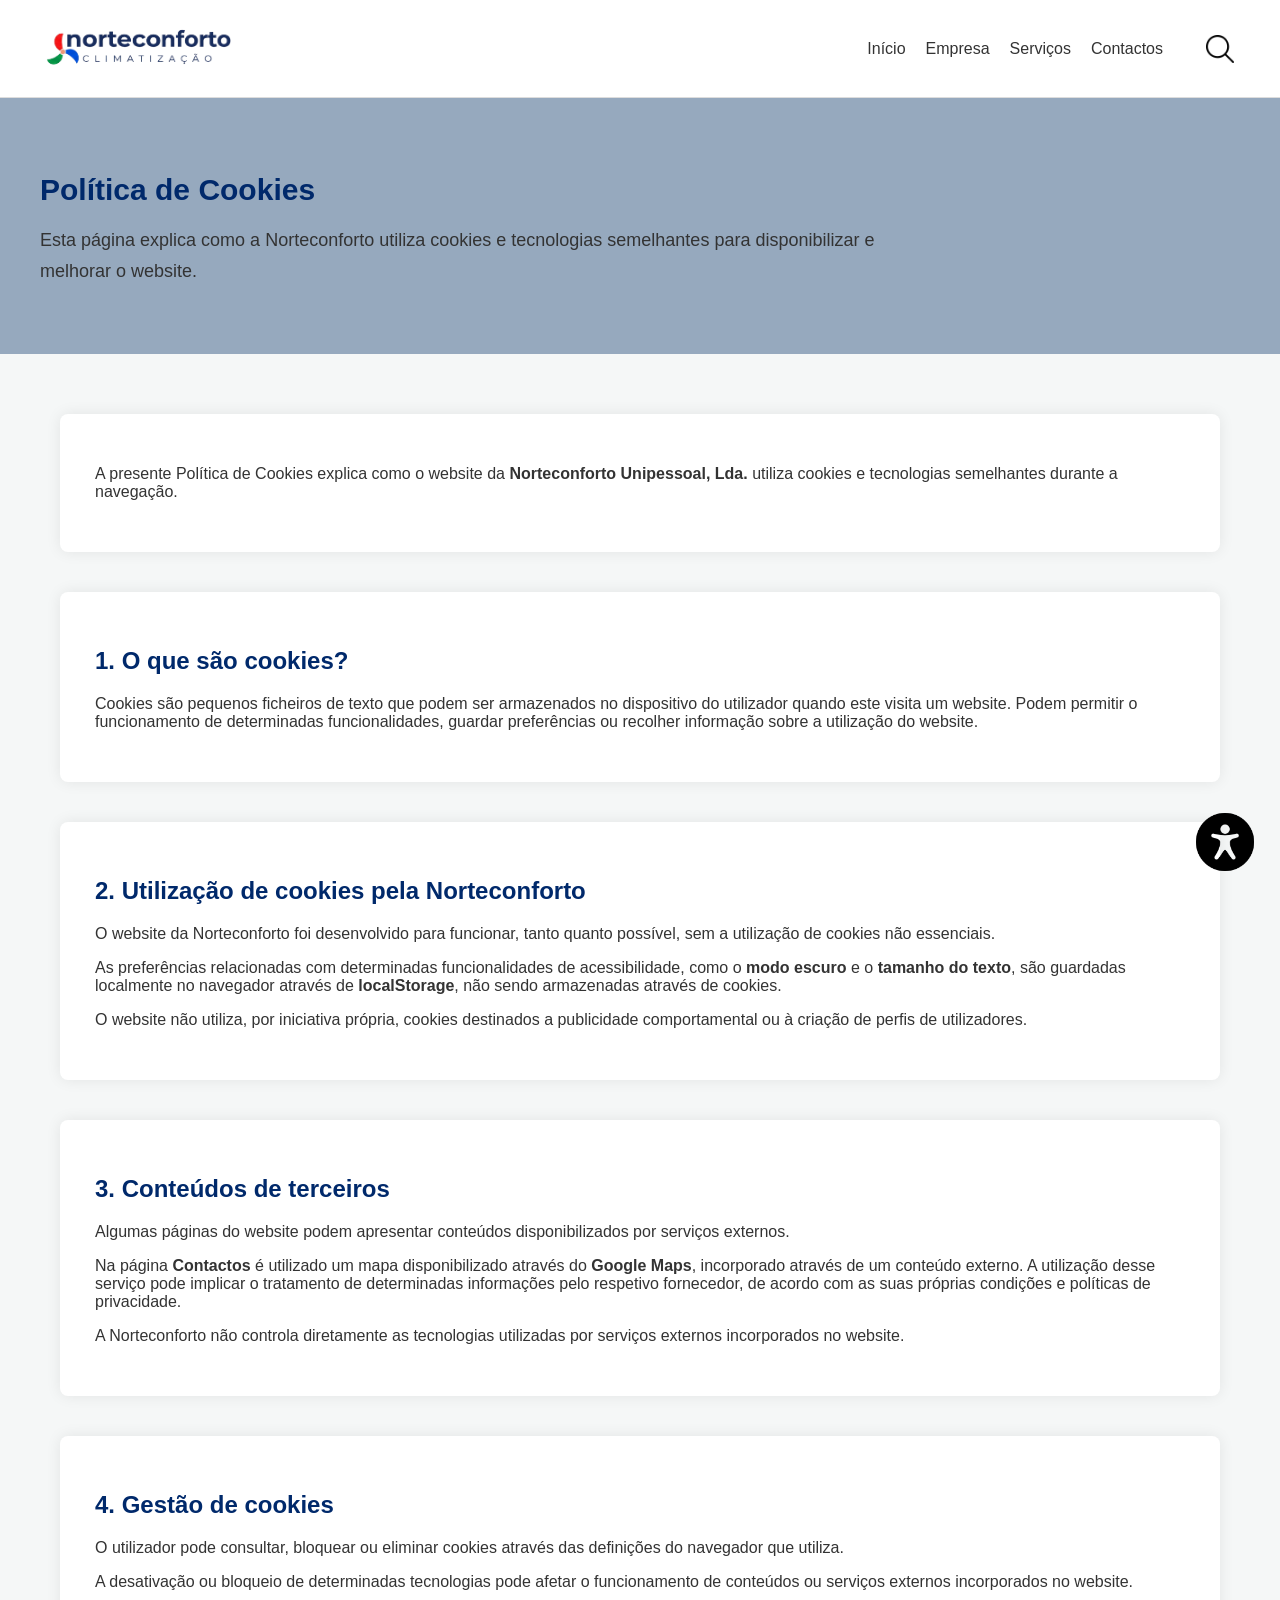
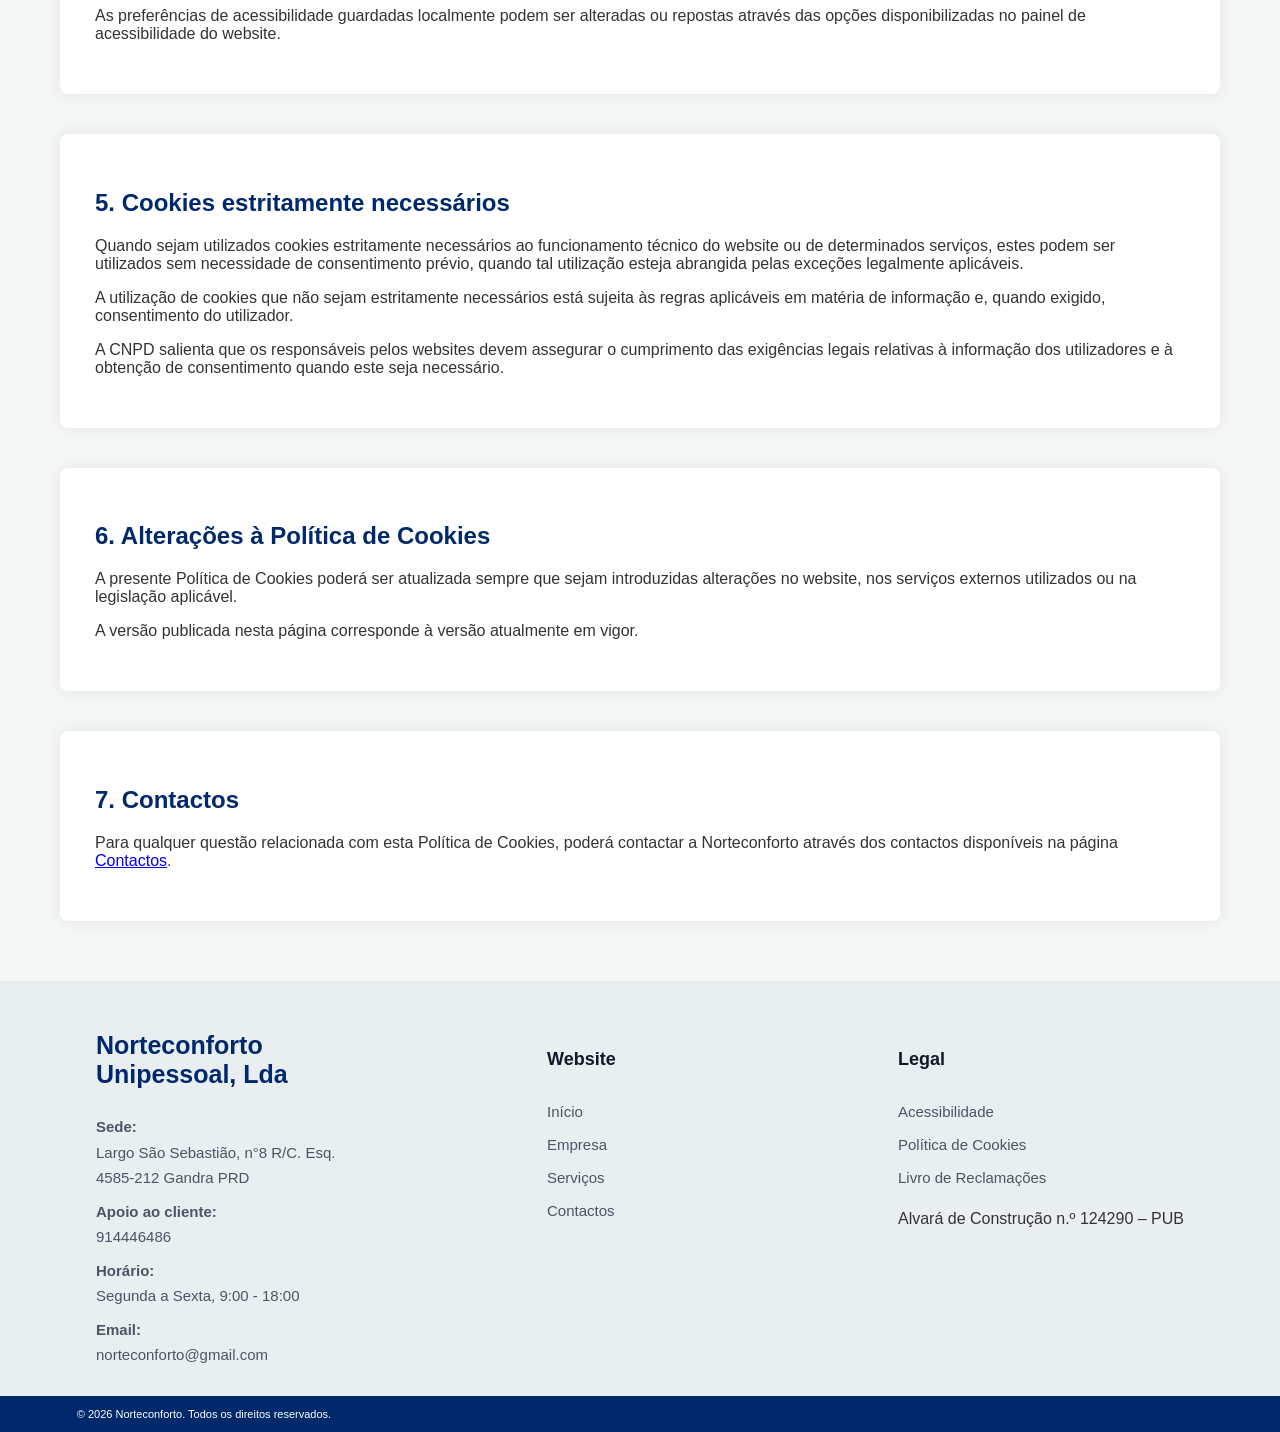
<file: html/politica_cookies.html>
<!doctype html>
<html lang="pt">

<head>
    <meta charset="UTF-8">
    <meta name="viewport" content="width=device-width, initial-scale=1.0">
    <meta name="description" content="Política de Cookies da Norteconforto.">
    <title>Política de Cookies | Norteconforto</title>

    <link rel="stylesheet" href="../css/base.css">
    <link rel="stylesheet" href="../css/acessibilidade-pagina.css">
    <link rel="stylesheet" href="../css/acessibilidade.css">
</head>

<body>
    <header>
        <div class="logo">
            <img src="../img/logotipo.png" width="100" alt="Norteconforto">
        </div>

        <nav>
            <a href="../index.html">Início</a>
            <a href="../html/empresa.html">Empresa</a>
            <a href="../html/servicos.html">Serviços</a>
            <a href="../html/contactos.html">Contactos</a>
        </nav>
    </header>

    <main>
        <section class="hero-acessibilidade">
            <div class="hero-text-acessibilidade">
                <h1>Política de Cookies</h1>
                <p>
                    Esta página explica como a Norteconforto utiliza cookies e
                    tecnologias semelhantes para disponibilizar e melhorar o website.
                </p>
            </div>
        </section>

        <section class="acessibilidade-container">
            <article class="intro-card">
                <p>
                    A presente Política de Cookies explica como o website da
                    <strong>Norteconforto Unipessoal, Lda.</strong> utiliza cookies
                    e tecnologias semelhantes durante a navegação.
                </p>
            </article>

            <article class="intro-card">
                <h2>1. O que são cookies?</h2>
                <p>
                    Cookies são pequenos ficheiros de texto que podem ser armazenados
                    no dispositivo do utilizador quando este visita um website.
                    Podem permitir o funcionamento de determinadas funcionalidades,
                    guardar preferências ou recolher informação sobre a utilização
                    do website.
                </p>
            </article>

            <article class="intro-card">
                <h2>2. Utilização de cookies pela Norteconforto</h2>
                <p>
                    O website da Norteconforto foi desenvolvido para funcionar, tanto
                    quanto possível, sem a utilização de cookies não essenciais.
                </p>
                <p>
                    As preferências relacionadas com determinadas funcionalidades de
                    acessibilidade, como o <strong>modo escuro</strong> e o
                    <strong>tamanho do texto</strong>, são guardadas localmente no
                    navegador através de <strong>localStorage</strong>, não sendo
                    armazenadas através de cookies.
                </p>
                <p>
                    O website não utiliza, por iniciativa própria, cookies destinados
                    a publicidade comportamental ou à criação de perfis de utilizadores.
                </p>
            </article>

            <article class="intro-card">
                <h2>3. Conteúdos de terceiros</h2>
                <p>
                    Algumas páginas do website podem apresentar conteúdos
                    disponibilizados por serviços externos.
                </p>
                <p>
                    Na página <strong>Contactos</strong> é utilizado um mapa
                    disponibilizado através do <strong>Google Maps</strong>,
                    incorporado através de um conteúdo externo. A utilização desse
                    serviço pode implicar o tratamento de determinadas informações
                    pelo respetivo fornecedor, de acordo com as suas próprias
                    condições e políticas de privacidade.
                </p>
                <p>
                    A Norteconforto não controla diretamente as tecnologias utilizadas
                    por serviços externos incorporados no website.
                </p>
            </article>

            <article class="intro-card">
                <h2>4. Gestão de cookies</h2>
                <p>
                    O utilizador pode consultar, bloquear ou eliminar cookies através
                    das definições do navegador que utiliza.
                </p>
                <p>
                    A desativação ou bloqueio de determinadas tecnologias pode afetar
                    o funcionamento de conteúdos ou serviços externos incorporados no
                    website.
                </p>
                <p>
                    As preferências de acessibilidade guardadas localmente podem ser
                    alteradas ou repostas através das opções disponibilizadas no
                    painel de acessibilidade do website.
                </p>
            </article>

            <article class="intro-card">
                <h2>5. Cookies estritamente necessários</h2>
                <p>
                    Quando sejam utilizados cookies estritamente necessários ao
                    funcionamento técnico do website ou de determinados serviços,
                    estes podem ser utilizados sem necessidade de consentimento prévio,
                    quando tal utilização esteja abrangida pelas exceções legalmente
                    aplicáveis.
                </p>
                <p>
                    A utilização de cookies que não sejam estritamente necessários
                    está sujeita às regras aplicáveis em matéria de informação e,
                    quando exigido, consentimento do utilizador.
                </p>
                <p>
                    A CNPD salienta que os responsáveis pelos websites devem assegurar
                    o cumprimento das exigências legais relativas à informação dos
                    utilizadores e à obtenção de consentimento quando este seja necessário.
                </p>
            </article>

            <article class="intro-card">
                <h2>6. Alterações à Política de Cookies</h2>
                <p>
                    A presente Política de Cookies poderá ser atualizada sempre que
                    sejam introduzidas alterações no website, nos serviços externos
                    utilizados ou na legislação aplicável.
                </p>
                <p>
                    A versão publicada nesta página corresponde à versão atualmente
                    em vigor.
                </p>
            </article>

            <article class="intro-card">
                <h2>7. Contactos</h2>
                <p>
                    Para qualquer questão relacionada com esta Política de Cookies,
                    poderá contactar a Norteconforto através dos contactos disponíveis
                    na página <a href="../html/contactos.html">Contactos</a>.
                </p>
            </article>
        </section>
    </main>

    <footer class="footer">
        <div class="footer-top">
            <div class="footer-info">
                <h2>Norteconforto Unipessoal, Lda</h2>
                <p><strong>Sede:</strong><br>Largo São Sebastião, n°8 R/C. Esq. 4585-212 Gandra PRD</p>
                <p><strong>Apoio ao cliente:</strong><br>914446486</p>
                <p><strong>Horário:</strong><br>Segunda a Sexta, 9:00 - 18:00</p>
                <p><strong>Email:</strong><br>norteconforto@gmail.com</p>
            </div>

            <div class="footer-links">
                <h3>Website</h3>
                <a href="../index.html">Início</a>
                <a href="../html/empresa.html">Empresa</a>
                <a href="../html/servicos.html">Serviços</a>
                <a href="../html/contactos.html">Contactos</a>
            </div>

<div class="footer-links">
    <h3>Legal</h3>
    <a href="../html/acessibilidade.html">Acessibilidade</a>
    <a href="../html/politica_cookies.html">Política de Cookies</a>
    <a href="https://www.livroreclamacoes.pt">Livro de Reclamações</a>
    <p>Alvará de Construção n.º 124290 – PUB</p>
</div>
        </div>

        <div class="footer-bottom">
            <p>© 2026 Norteconforto. Todos os direitos reservados.</p>
        </div>
    </footer>

    <script src="../js/acessibilidade.js"></script>
</body>

</html>
</file>
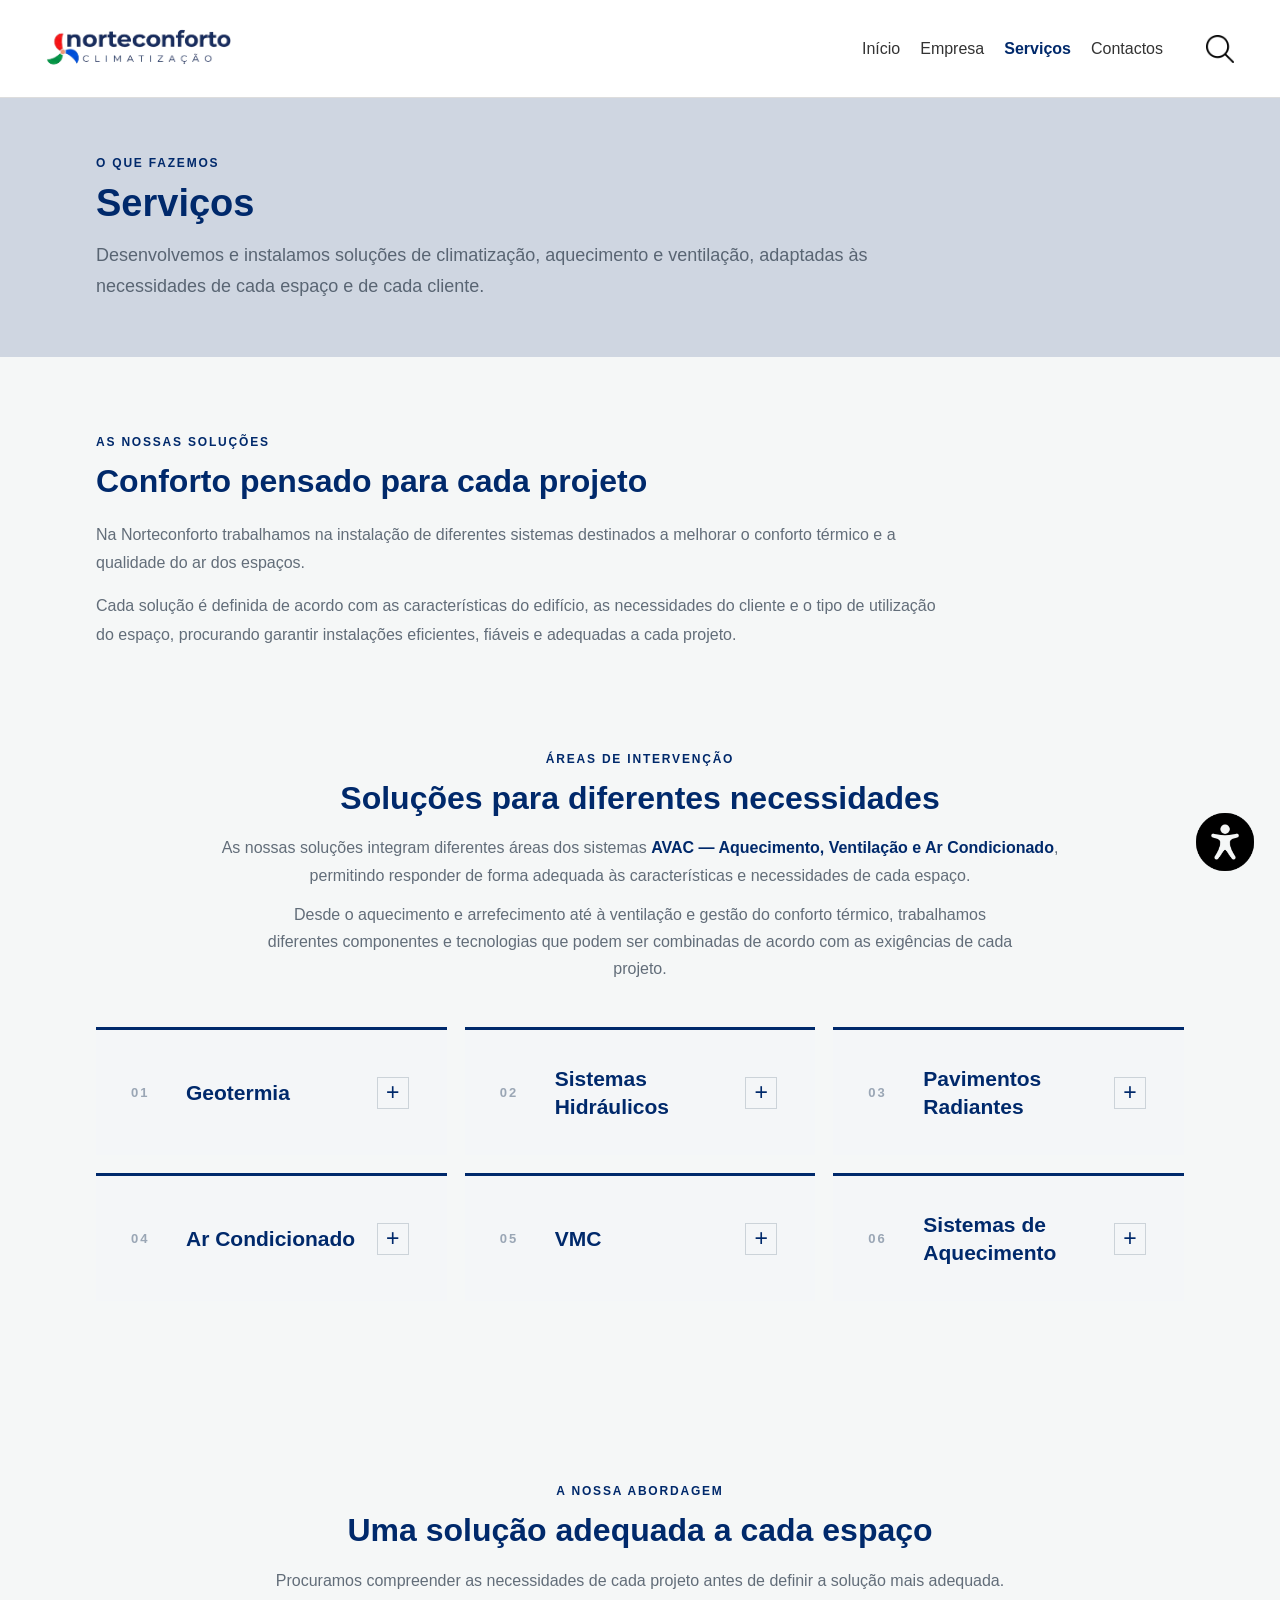
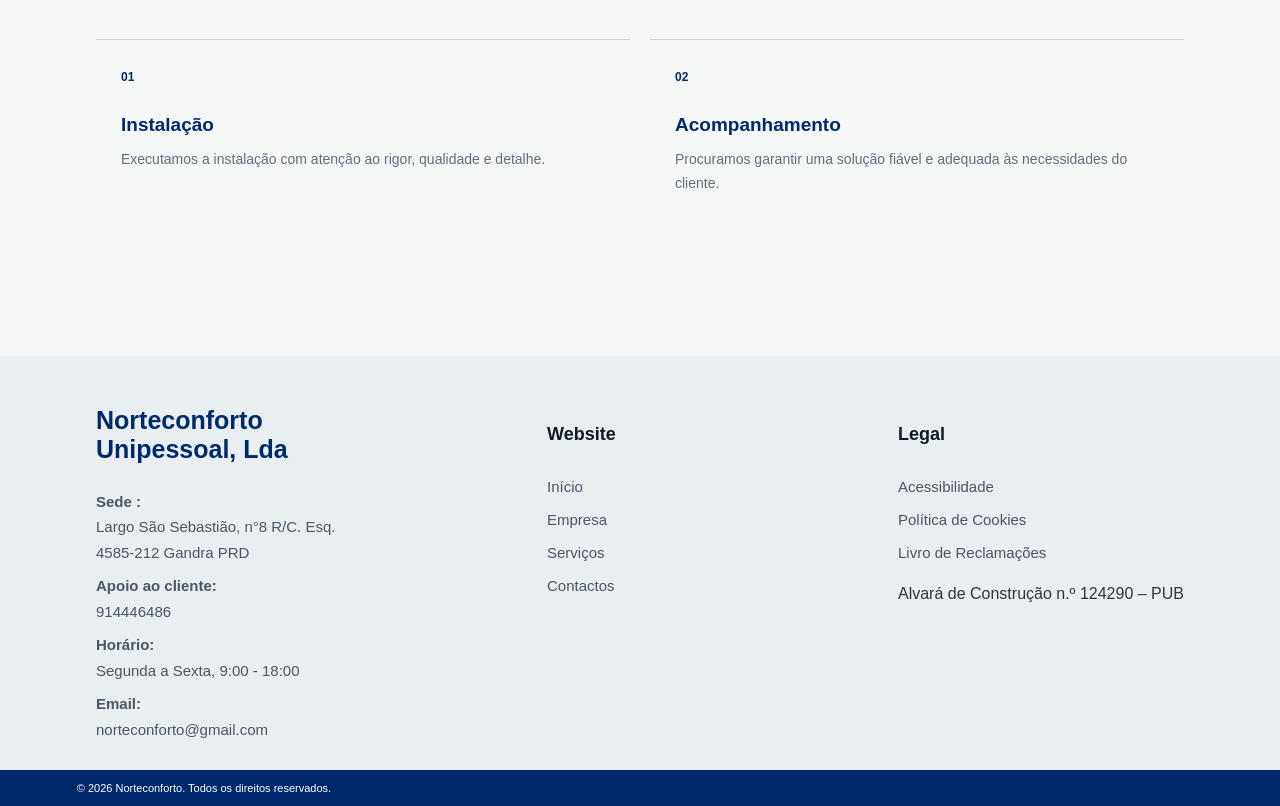
<file: html/servicos.html>
<!DOCTYPE html>
<html lang="pt">
<head>
    <meta charset="UTF-8">
    <meta name="viewport" content="width=device-width, initial-scale=1.0">

    <title>Serviços | Norteconforto</title>
<link rel="stylesheet" href="../css/base.css">
<link rel="stylesheet" href="../css/servicos.css">
<link rel="stylesheet" href="../css/acessibilidade.css">
</head>

<body>

    <!-- HEADER -->
    <header>
        <div class="logo">
            <img src="../img/logotipo.png" width="100" alt="Norteconforto" />
        </div>

        <nav>
            <a href="../index.html">Início</a>
            <a href="../html/empresa.html">Empresa</a>
            <a href="../html/servicos.html" class="ativo" >Serviços</a>
            <a href="../html/contactos.html" >Contactos</a>
        </nav>
    </header>



    <!-- HERO -->
    <section class="hero-servicos">
        <div class="hero-text-servicos">

            <span class="servicos-etiqueta">O QUE FAZEMOS</span>

            <h1>Serviços</h1>

            <p>
                Desenvolvemos e instalamos soluções de climatização,
                aquecimento e ventilação, adaptadas às necessidades de
                cada espaço e de cada cliente.
            </p>

        </div>
    </section>


    <!-- INTRODUÇÃO -->
    <section class="servicos-intro scroll-reveal">

        <div class="servicos-intro-text">

            <span class="servicos-etiqueta">AS NOSSAS SOLUÇÕES</span>

            <h2>Conforto pensado para cada projeto</h2>

            <p>
                Na Norteconforto trabalhamos na instalação de diferentes
                sistemas destinados a melhorar o conforto térmico e a
                qualidade do ar dos espaços.
            </p>

            <p>
                Cada solução é definida de acordo com as características
                do edifício, as necessidades do cliente e o tipo de
                utilização do espaço, procurando garantir instalações
                eficientes, fiáveis e adequadas a cada projeto.
            </p>

        </div>

    </section>


    <!-- ÁREAS DE INTERVENÇÃO -->
    <section class="servicos-principais">

        <div class="section-heading scroll-title">

            <span class="servicos-etiqueta">ÁREAS DE INTERVENÇÃO</span>

            <h2>Soluções para diferentes necessidades</h2>

            <p>
                As nossas soluções integram diferentes áreas dos sistemas
                <strong>AVAC — Aquecimento, Ventilação e Ar Condicionado</strong>,
                permitindo responder de forma adequada às características
                e necessidades de cada espaço.
            </p>

            <p class="avac-explicacao">
                Desde o aquecimento e arrefecimento até à ventilação e
                gestão do conforto térmico, trabalhamos diferentes
                componentes e tecnologias que podem ser combinadas de
                acordo com as exigências de cada projeto.
            </p>

        </div>


        <!-- SERVIÇOS -->
        <div class="servicos-grid">


            <!-- 01 - GEOTERMIA -->
            <article class="servico-card scroll-card">

                <button class="servico-botao" type="button">

                    <span class="servico-numero">01</span>

                    <span class="servico-titulo">
                        Geotermia
                    </span>

                    <span class="servico-icon">+</span>

                </button>

                <div class="servico-texto">

                    <p>
                        Utilizamos soluções de geotermia que permitem
                        aproveitar a energia térmica existente no subsolo
                        para climatizar os espaços.
                    </p>

                    <p>
                        Esta solução permite integrar uma fonte de energia
                        renovável nos sistemas de climatização, contribuindo
                        para uma utilização mais eficiente da energia.
                    </p>

                    <div class="servico-detalhe">
                        Aproveitamento da energia térmica do subsolo
                    </div>

                </div>

            </article>


            <!-- 02 - SISTEMAS HIDRÁULICOS -->
            <article class="servico-card scroll-card">

                <button class="servico-botao" type="button">

                    <span class="servico-numero">02</span>

                    <span class="servico-titulo">
                        Sistemas Hidráulicos
                    </span>

                    <span class="servico-icon">+</span>

                </button>

                <div class="servico-texto">

                    <p>
                        Instalamos e executamos sistemas hidráulicos
                        associados a soluções de climatização e aquecimento.
                    </p>

                    <p>
                        Estes sistemas asseguram a distribuição e circulação
                        de água necessária ao funcionamento das diferentes
                        instalações, contribuindo para o correto desempenho
                        do sistema.
                    </p>

                    <div class="servico-detalhe">
                        Distribuição e circulação de água
                    </div>

                </div>

            </article>


            <!-- 03 - PAVIMENTOS RADIANTES -->
            <article class="servico-card scroll-card">

                <button class="servico-botao" type="button">

                    <span class="servico-numero">03</span>

                    <span class="servico-titulo">
                        Pavimentos Radiantes
                    </span>

                    <span class="servico-icon">+</span>

                </button>

                <div class="servico-texto">

                    <p>
                        Instalamos sistemas de pavimento radiante que
                        permitem aquecer os espaços através de uma rede
                        de tubagens integrada no pavimento.
                    </p>

                    <p>
                        O calor é distribuído de forma uniforme pela
                        superfície do pavimento, proporcionando uma
                        sensação de conforto térmico em todo o espaço.
                    </p>

                    <div class="servico-detalhe">
                        Aquecimento uniforme e conforto térmico
                    </div>

                </div>

            </article>


            <!-- 04 - AR CONDICIONADO -->
            <article class="servico-card scroll-card">

                <button class="servico-botao" type="button">

                    <span class="servico-numero">04</span>

                    <span class="servico-titulo">
                        Ar Condicionado
                    </span>

                    <span class="servico-icon">+</span>

                </button>

                <div class="servico-texto">

                    <p>
                        Instalamos sistemas de ar condicionado para
                        controlar a temperatura dos espaços, permitindo
                        o seu aquecimento ou arrefecimento de acordo
                        com as necessidades de utilização.
                    </p>

                    <p>
                        O objetivo é proporcionar uma temperatura interior
                        confortável durante todo o ano, através de uma
                        solução adequada às características do espaço.
                    </p>

                    <div class="servico-detalhe">
                        Conforto térmico durante todo o ano
                    </div>

                </div>

            </article>


            <!-- 05 - VMC -->
            <article class="servico-card scroll-card">

                <button class="servico-botao" type="button">

                    <span class="servico-numero">05</span>

                    <span class="servico-titulo">
                        VMC
                    </span>

                    <span class="servico-icon">+</span>

                </button>

                <div class="servico-texto">

                    <p>
                        Instalação de sistemas de Ventilação Mecânica
                        Controlada (VMC), responsáveis pela renovação
                        contínua do ar interior.
                    </p>

                    <p>
                        Estes sistemas permitem extrair o ar viciado e
                        promover a entrada de ar novo, contribuindo para
                        uma melhor qualidade do ar e para maior conforto
                        nos espaços.
                    </p>

                    <div class="servico-detalhe">
                        Ventilação Mecânica Controlada
                    </div>

                </div>

            </article>


            <!-- 06 - SISTEMAS DE AQUECIMENTO -->
            <article class="servico-card scroll-card">

                <button class="servico-botao" type="button">

                    <span class="servico-numero">06</span>

                    <span class="servico-titulo">
                        Sistemas de Aquecimento
                    </span>

                    <span class="servico-icon">+</span>

                </button>

                <div class="servico-texto">

                    <p>
                        Implementamos soluções de aquecimento destinadas
                        a proporcionar uma temperatura confortável nos
                        espaços durante os períodos mais frios.
                    </p>

                    <p>
                        As soluções podem ser integradas com diferentes
                        sistemas de climatização, sendo escolhidas de
                        acordo com as características do edifício e as
                        necessidades do cliente.
                    </p>

                    <div class="servico-detalhe">
                        Aquecimento eficiente e conforto interior
                    </div>

                </div>

            </article>

        </div>

    </section>


    <!-- ABORDAGEM -->
    <section class="servicos-processo">

        <div class="section-heading scroll-title">

            <span class="servicos-etiqueta">A NOSSA ABORDAGEM</span>

            <h2>Uma solução adequada a cada espaço</h2>

            <p>
                Procuramos compreender as necessidades de cada projeto
                antes de definir a solução mais adequada.
            </p>

        </div>


        <div class="processo-grid">

            <div class="processo-item scroll-reveal">

                <span class="processo-numero">01</span>

                <h3>Instalação</h3>

                <p>
                    Executamos a instalação com atenção ao rigor,
                    qualidade e detalhe.
                </p>

            </div>


            <div class="processo-item scroll-reveal scroll-delay-1">

                <span class="processo-numero">02</span>

                <h3>Acompanhamento</h3>

                <p>
                    Procuramos garantir uma solução fiável e adequada
                    às necessidades do cliente.
                </p>

            </div>

        </div>

    </section>


    <!-- FOOTER -->
<footer class="footer">
        <div class="footer-top">
            <div class="footer-info">
                <h2>Norteconforto Unipessoal, Lda </h2>
                <p>
                    <strong>Sede :</strong><br />Largo São Sebastião, n°8 R/C. Esq. 4585-212 Gandra PRD
                </p>
                <p><strong>Apoio ao cliente:</strong><br />914446486</p>
                <p><strong>Horário:</strong><br />Segunda a Sexta, 9:00 - 18:00</p>
                <p><strong>Email:</strong><br />norteconforto@gmail.com</p>
            </div>

            <div class="footer-links">
                <h3>Website</h3>
                <a href="../index.html">Início</a>
                <a href="../html/empresa.html">Empresa</a>
                <a href="../html/servicos.html">Serviços</a>
                <a href="../html/contactos.html">Contactos</a>
            </div>

       <div class="footer-links">
    <h3>Legal</h3>
    <a href="../html/acessibilidade.html">Acessibilidade</a>
    <a href="../html/politica_cookies.html">Política de Cookies</a>
    <a href="https://www.livroreclamacoes.pt">Livro de Reclamações</a>
    <p>Alvará de Construção n.º 124290 – PUB</p>
</div>
        </div>

        <div class="footer-bottom">
            <p>© 2026 Norteconforto. Todos os direitos reservados.</p>
        </div>
    </footer>

    <!-- JAVASCRIPT -->
    <script src="../js/acessibilidade.js"></script>

    <script>
        /* Abrir e fechar os serviços */

        document.addEventListener("DOMContentLoaded", function () {

            const botoesServicos =
                document.querySelectorAll(".servico-botao");

            botoesServicos.forEach(function (botao) {

                botao.addEventListener("click", function () {

                    const servico =
                        botao.closest(".servico-card");

                    document
                        .querySelectorAll(".servico-card")
                        .forEach(function (outroServico) {

                            if (outroServico !== servico) {
                                outroServico.classList.remove("aberto");
                            }

                        });

                    servico.classList.toggle("aberto");

                });

            });


            /* Animações ao fazer scroll */

            const elementos =
                document.querySelectorAll(
                    ".scroll-reveal, .scroll-title, .scroll-card"
                );

            const observer = new IntersectionObserver(
                function (entradas, observer) {

                    entradas.forEach(function (entrada) {

                        if (entrada.isIntersecting) {

                            entrada.target.classList.add("active");

                            observer.unobserve(entrada.target);

                        }

                    });

                },
                {
                    threshold: 0.15
                }
            );


            elementos.forEach(function (elemento) {
                observer.observe(elemento);
            });

        });
    </script>

</body>
</html>
</file>
<file: css/base.css>
/* body */

body {
  margin: 0;
  font-family: Arial, sans-serif;
  background-color: #f5f7f7;
  color: #333;
  transition: background-color 0.25s ease, color 0.25s ease;
}

*,
*::before,
*::after {
  box-sizing: border-box;
}

/* header */

header {
  display: flex;
  justify-content: flex-start;
  align-items: center;
  padding: 15px 40px;
  background-color: #fff;
  border-bottom: 1px solid #ddd;
}
header nav {
  display: flex;
  align-items: center;
}

.header-actions {
  display: flex;
  align-items: center;
  gap: 8px;
  order: 3;
  margin-left: 12px;
}

header nav {
  order: 2;
  margin-left: auto;
}

/* garante espaçamento igual entre links */
header nav a {
  margin: 0 10px;
}

/* botão da lupa */
#searchHeaderBtn {
  margin-left: 0;
  background: transparent;
  border: none;
  cursor: pointer;

  display: flex;
  align-items: center;
  justify-content: center;
}

#searchHeaderBtn img {
  width: 20px;
  height: 20px;
}
#searchModal {
  box-sizing: border-box;
}

#searchInput,
#searchBtn {
  box-sizing: border-box;
}

/* logo */

.logo img {
  width: 200px;
}

/* navegacao */

nav a {
  margin: 0 10px;
  text-decoration: none;
  color: #333;
}

.menu-toggle {
  display: none;
  width: 44px;
  height: 44px;
  padding: 9px;
  border: 1px solid #ccd3d9;
  background: transparent;
  color: #00296B;
  cursor: pointer;
}

.menu-toggle span {
  display: block;
  width: 24px;
  height: 2px;
  margin: 5px auto;
  background: currentColor;
  transition: transform 0.2s ease, opacity 0.2s ease;
}

/* pagina ativa */

.ativo {
  font-weight: bold;
  color: #00296B;
}




/* hero */

.hero {
  display: flex;
  justify-content: space-between;
  align-items: center;
  padding: 60px;
  background-color: #00296b28;
}

/* texto hero */

.hero-text {
  max-width: 500px;
  color: #00296B;

}

.hero {
  color: #00296B;
}



/* botao outline */

button.outline {
  background-color: #fff;
  color: #1E5A8A;
  border: 1px solid #1E5A8A;
}

a.outline {
  display: inline-block;
  padding: 10px 15px;
  margin-right: 10px;
  border-radius: 5px;
  background-color: #153f70;
  color: #ffffff;
  border: 1px solid #1E5A8A;
  text-decoration: none;
  cursor: pointer;
}

a.outline:hover {
  background-color: #1e598a69;
  color: #fff;
}

/* footer */

.footer {
  background: #1e598a0e;
  font-family: Arial, sans-serif;
  margin-top: 40px;
  
}

.footer-top {
  width: 85%;
  max-width: 1200px;
  margin: auto;
  padding: 20px 0;
  
  display: flex;
   min-height: 300px;
   padding-top: 50px;
  justify-content: space-between;
  align-items: flex-start;
  gap: 40px;
}

.footer-info {
  
  max-width: 280px;
}

.footer-info h2 {
  color: #00296B;
  font-size: 25px;
  font-weight: 700;
  margin: 0 0 25px;
}

.footer-info p {
    font-size: 15px;
  line-height: 1.7;
  margin: 8px 0;
  color: #4b5563;
}

/* links footer */

.footer-links {
  min-width: 180px;
}

.footer-links h3 {
  font-size: 18px;
  margin-bottom: 25px;
  color: #111827;
  font-weight: bold;
  text-align: left;
}

.footer-links a {
  display: block;
  text-decoration: none;
  text-align: left;
  color: #4b5563;
  font-size: 15px;
 line-height: 2.2;

  transition: .2s;
}

.footer-links a:hover {
  color: #00296B;
}



/* footer inferior */

.footer-bottom {
  background: #00296B;
  color: white;
  padding: 12px 6%;
  display: flex;
  justify-content: space-between;
  align-items: center;
}

.footer-bottom p {
  font-size: 11px;
  margin: 0;
}

@media (max-width: 700px) {
  header {
    position: relative;
    padding: 12px 5%;
  }

  .logo img {
    width: 145px;
    height: auto;
  }

  .menu-toggle {
    display: block;
    position: relative;
    z-index: 2;
  }

  .header-actions {
    order: 2;
  }

  header nav {
    display: none;
    position: absolute;
    top: 100%;
    left: 0;
    right: 0;
    z-index: 10;
    padding: 12px 5% 16px;
    background: #fff;
    border-bottom: 1px solid #d9dfe7;
    box-shadow: 0 10px 24px rgba(0, 41, 107, 0.1);
    margin-left: 0;
  }

  header nav.menu-aberto {
    display: flex;
    flex-direction: column;
    align-items: stretch;
  }

  header nav a,
  nav a {
    margin: 0;
    padding: 13px 8px;
    border-bottom: 1px solid #edf0f2;
    font-size: 16px;
  }

  header nav a:last-child {
    border-bottom: none;
  }

  .menu-toggle.menu-aberto span:nth-child(1) {
    transform: translateY(7px) rotate(45deg);
  }

  .menu-toggle.menu-aberto span:nth-child(2) {
    opacity: 0;
  }

  .menu-toggle.menu-aberto span:nth-child(3) {
    transform: translateY(-7px) rotate(-45deg);
  }

  .footer-top {
    width: 90%;
    min-height: 0;
    padding: 42px 0 30px;
    flex-direction: column;
    gap: 30px;
  }

  .footer-info,
  .footer-links {
    width: 100%;
    max-width: none;
    min-width: 0;
  }

  .footer-info h2,
  .footer-links h3 {
    margin-bottom: 14px;
  }

  .footer-links a {
    line-height: 1.9;
  }

  .footer-bottom {
    padding: 14px 5%;
  }
}

/* Tema escuro global */

body.dark-mode {
  background-color: #101820;
  color: #e7eef4;
}

body.dark-mode header {
  background-color: #15232e;
  border-bottom-color: #2b4050;
}

body.dark-mode nav a {
  color: #d6e2ea;
}

body.dark-mode nav a:hover,
body.dark-mode nav a.ativo,
body.dark-mode .ativo {
  color: #67b8e8;
}

body.dark-mode .footer {
  background-color: #15232e;
}

body.dark-mode .footer-info h2,
body.dark-mode .footer-links h3 {
  color: #f4f8fb;
}

body.dark-mode .footer-info p,
body.dark-mode .footer-links a {
  color: #b9c9d4;
}

body.dark-mode .footer-links a:hover {
  color: #67b8e8;
}

body.dark-mode .footer-bottom {
  background-color: #0b1218;
}

body.dark-mode .menu-toggle {
  border-color: #48616f;
  color: #8ed0f1;
}

@media (max-width: 700px) {
  body.dark-mode header nav {
    background: #15232e;
    border-bottom-color: #2b4050;
  }

  body.dark-mode header nav a {
    border-bottom-color: #2b4050;
  }
}
</file>
<file: css/index.css>
/* =========================================================
   PÁGINA INICIAL
   ========================================================= */


/* =========================================================
   HERO
   ========================================================= */

.hero-inicio {
    background-color: #00296b28;
    padding: 85px 0;
}

.hero-inicio-texto {
    width: 85%;
    max-width: 1200px;
    margin: 0 auto;
}

.inicio-etiqueta {
    display: inline-block;
    color: #00296B;
    font-size: 12px;
    font-weight: 700;
    letter-spacing: 1.8px;
    margin-bottom: 15px;
}

.hero-inicio h1 {
    margin: 0 0 20px;
    color: #00296B;
    font-size: 52px;
    line-height: 1.15;
    font-weight: 700;
}

.hero-inicio p {
    max-width: 760px;
    margin: 0;
    color: #596573;
    font-size: 18px;
    line-height: 1.8;
}


/* =========================================================
   BOTÕES HERO
   ========================================================= */

.hero-botoes {
    display: flex;
    gap: 15px;
    margin-top: 30px;
}

.hero-botoes a {
    padding: 14px 24px;
    text-decoration: none;
    font-size: 14px;
    font-weight: 600;
    transition: 0.3s ease;
}

.botao-principal {
    background-color: #00296B;
    color: #ffffff;
}

.botao-principal:hover {
    background-color: #153f70;
    transform: translateY(-2px);
}

.botao-secundario {
    border: 2px solid #d97706;
    color: #92400e;
    background-color: #fff7ed;
    box-shadow: 0 5px 14px rgba(217, 119, 6, 0.18);
    font-weight: 700;
}

.botao-secundario:hover {
    background-color: #d97706;
    color: #ffffff;
    border-color: #d97706;
    transform: translateY(-2px);
}

.botao-secundario:focus-visible {
    outline: 3px solid #fbbf24;
    outline-offset: 3px;
}


/* =========================================================
   INTRODUÇÃO
   ========================================================= */

.inicio-intro {
    width: 85%;
    max-width: 1200px;
    margin: 0 auto;
    padding: 90px 0 70px;

    display: grid;
    grid-template-columns: 0.9fr 1.1fr;
    gap: 80px;
}

.inicio-intro h2 {
    margin: 0;
    color: #00296B;
    font-size: 36px;
    line-height: 1.25;
}

.inicio-intro-texto p {
    margin: 0 0 18px;
    color: #596573;
    font-size: 16px;
    line-height: 1.8;
}


/* =========================================================
   LINKS
   ========================================================= */

.link-seta {
    display: inline-block;
    margin-top: 10px;
    color: #00296B;
    text-decoration: none;
    font-size: 14px;
    font-weight: 700;
}

.link-seta:hover {
    color: #153f70;
}


/* =========================================================
   NÚMEROS
   ========================================================= */

.inicio-numeros {
    max-width: 1200px;
    width: 85%;
    margin: 0 auto;
    padding: 45px 0;

    display: grid;
    grid-template-columns: repeat(2, 1fr);
}

.numero-inicio {
    text-align: center;
    padding: 20px;
    border-right: 1px solid #d9dfe7;
}

.numero-inicio:last-child {
    border-right: none;
}

.numero-inicio strong {
    display: block;
    color: #00296B;
    font-size: 38px;
    margin-bottom: 8px;
}

.numero-inicio span {
    color: #596573;
    font-size: 15px;
}


/* =========================================================
   SERVIÇOS
   ========================================================= */

.inicio-servicos {
    padding: 90px 7.5%;
    background-color: #f4f6f8;
}


/* Título da secção */

.section-heading {
    max-width: 850px;
    margin: 0 auto 50px;
    text-align: center;
}

.section-heading h2 {
    margin: 0 0 15px;
    color: #00296B;
    font-size: 34px;
    line-height: 1.3;
}

.section-heading p {
    margin: 0;
    color: #626d79;
    font-size: 16px;
    line-height: 1.7;
}

.section-heading strong {
    color: #00296B;
    font-weight: 700;
}


/* Grelha */

.inicio-servicos-grid {
    max-width: 1200px;
    margin: 0 auto;

    display: grid;
    grid-template-columns: repeat(3, 1fr);
    gap: 20px;
}


/* Cartões */

.inicio-servico-card {
    padding: 35px 30px;
    background-color: #ffffff;
    border-top: 4px solid #00296B;

    transition:
        transform 0.3s ease,
        box-shadow 0.3s ease;
}

.inicio-servico-card:hover {
    transform: translateY(-5px);
    box-shadow: 0 12px 30px rgba(0, 41, 107, 0.08);
}

.inicio-servico-card > span {
    display: block;
    margin-bottom: 25px;

    color: #9aa6b5;
    font-size: 13px;
    font-weight: 700;
    letter-spacing: 2px;
}

.inicio-servico-card h3 {
    margin: 0 0 15px;

    color: #00296B;
    font-size: 20px;
}

.inicio-servico-card p {
    margin: 0;

    color: #596573;
    font-size: 14px;
    line-height: 1.7;
}


/* Link */

.inicio-servicos-link {
    max-width: 1200px;
    margin: 30px auto 0;
}


/* =========================================================
   DIFERENCIAIS
   ========================================================= */

.inicio-diferenciais {
    width: 85%;
    max-width: 1200px;
    margin: 0 auto;
    padding: 90px 0;
}

.diferenciais-intro {
    max-width: 700px;
    margin-bottom: 50px;
}

.diferenciais-intro h2 {
    margin: 0 0 18px;

    color: #00296B;
    font-size: 36px;
    line-height: 1.25;
}

.diferenciais-intro p {
    margin: 0;

    color: #596573;
    font-size: 16px;
    line-height: 1.8;
}

.diferenciais-grid {
    display: grid;
    grid-template-columns: repeat(4, 1fr);
    gap: 20px;
}

.diferencial-card {
    padding: 30px 25px;

    border-top: 1px solid #ccd3d9;

    transition:
        transform 0.3s ease,
        border-color 0.3s ease;
}

.diferencial-card:hover {
    transform: translateY(-5px);
    border-top-color: #00296B;
}

.diferencial-card > span {
    display: block;
    margin-bottom: 25px;

    color: #00296B;
    font-size: 12px;
    font-weight: 700;
}

.diferencial-card h3 {
    margin: 0 0 12px;

    color: #00296B;
    font-size: 19px;
}

.diferencial-card p {
    margin: 0;

    color: #626d79;
    font-size: 14px;
    line-height: 1.7;
}


/* =========================================================
   FRASE
   ========================================================= */

.inicio-frase {
    padding: 75px 30px;

    background-color: #00296B;
    text-align: center;
}

.inicio-frase p {
    max-width: 900px;
    margin: 0 auto 20px;

    color: #ffffff;
    font-size: 30px;
    line-height: 1.4;
    font-weight: 500;
}

.inicio-frase span {
    color: #cbd7e8;
    font-size: 13px;
    letter-spacing: 2px;
}


/* =========================================================
   CTA
   ========================================================= */

.inicio-cta {
    width: 85%;
    max-width: 1200px;
    margin: 0 auto;
    padding: 80px 0;

    display: flex;
    justify-content: space-between;
    align-items: center;
    gap: 40px;
}

.inicio-cta > div span {
    color: #153f70;
    font-size: 12px;
    font-weight: 700;
    letter-spacing: 2px;
}

.inicio-cta h2 {
    margin: 12px 0;

    color: #00296B;
    font-size: 32px;
}

.inicio-cta p {
    margin: 0;

    color: #596573;
    font-size: 16px;
}

.inicio-cta > a {
    flex-shrink: 0;

    padding: 15px 28px;

    background-color: #00296B;
    color: #ffffff;

    text-decoration: none;
    font-size: 14px;
    font-weight: 600;

    transition: 0.3s ease;
}

.inicio-cta > a:hover {
    background-color: #153f70;
    transform: translateY(-2px);
}


/* =========================================================
   ANIMAÇÕES
   ========================================================= */

.scroll-reveal {
    opacity: 0;
    transform: translateY(35px);

    transition:
        opacity 0.8s ease,
        transform 0.8s ease;
}

.scroll-reveal.active {
    opacity: 1;
    transform: translateY(0);
}


.scroll-title {
    opacity: 0;
    transform: translateY(25px);

    transition:
        opacity 0.9s ease,
        transform 0.9s cubic-bezier(0.22, 1, 0.36, 1);
}

.scroll-title.active {
    opacity: 1;
    transform: translateY(0);
}


.scroll-card {
    opacity: 0;
    transform: translateY(30px);

    transition:
        opacity 0.7s ease,
        transform 0.7s cubic-bezier(0.22, 1, 0.36, 1);
}

.scroll-card.active {
    opacity: 1;
    transform: translateY(0);
}


.scroll-delay-1 {
    transition-delay: 0.1s;
}

.scroll-delay-2 {
    transition-delay: 0.2s;
}

.scroll-delay-3 {
    transition-delay: 0.3s;
}


/* =========================================================
   RESPONSIVO
   ========================================================= */

@media (max-width: 1000px) {

    .inicio-servicos-grid {
        grid-template-columns: repeat(2, 1fr);
    }

    .diferenciais-grid {
        grid-template-columns: repeat(2, 1fr);
    }

    .inicio-intro {
        grid-template-columns: 1fr;
        gap: 35px;
    }

}


@media (max-width: 700px) {

    .hero-inicio {
        padding: 60px 0;
    }


    .hero-inicio-texto,
    .inicio-intro,
    .inicio-numeros,
    .inicio-diferenciais,
    .inicio-cta {
        width: 90%;
    }


    .hero-inicio h1 {
        font-size: 38px;
    }

    .hero-inicio p {
        font-size: 16px;
    }


    .hero-botoes {
        flex-direction: column;
        align-items: flex-start;
    }


    .inicio-intro {
        padding: 65px 0;
    }


    .inicio-intro h2,
    .diferenciais-intro h2 {
        font-size: 28px;
    }


    .inicio-numeros {
        grid-template-columns: 1fr;
        gap: 10px;
    }


    .numero-inicio {
        border-right: none;
        border-bottom: 1px solid #d9dfe7;
    }

    .numero-inicio:last-child {
        border-bottom: none;
    }


    .inicio-servicos {
        padding: 65px 5%;
    }


    .inicio-servicos-grid,
    .diferenciais-grid {
        grid-template-columns: 1fr;
    }


    .inicio-frase p {
        font-size: 23px;
    }


    .inicio-cta {
        padding: 65px 0;

        flex-direction: column;
        align-items: flex-start;
    }


    .inicio-cta h2 {
        font-size: 27px;
    }

}
</file>
<file: css/acessibilidade.css>
/* BOTÃO FLUTUANTE */
#acBtn{
position:fixed;
right:20px;
bottom:20px;

background:transparent;
border:none;

width:auto;
height:auto;

cursor:pointer;
z-index:99999;
padding:0;
}

/* OVERLAY */
#acOverlay{
display:none;
position:fixed;
inset:0;
background:rgba(0,0,0,.45);
z-index:99998;
}
#acBtn img{

width: 70px;
height:70px;

object-fit:contain;

}
/* PAINEL */
#acPanel {

    display: none;

    position: fixed;

    top: 0;
    right: 0;

    width: 420px;
    height: 100vh;

    background: #fff;

    padding: 20px;

    overflow-y: auto;
    overflow-x: hidden;

    z-index: 99999;

    box-shadow: -5px 0 20px rgba(0,0,0,.15);

    border-radius: 0;

    box-sizing: border-box;

}
#acPanel h2{
margin:0 0 25px;
font-size:24px;
}

.acTitulo{
font-size:16px;
font-weight:700;
margin:25px 0 15px;
}

.acCard{
border:1px solid #ddd;
padding:20px;
border-radius:15px;
}

.acLeitor{
display:flex;
align-items:center;
gap:15px;
}

.acIcon{
width:36px;
height:36px;
border-radius:50%;
display:flex;
align-items:center;
justify-content:center;
cursor:pointer;
font-size:16px;
color:#153f70;
}

#acProgress{
flex:1;
height:10px;
background:#ddd;
border-radius:10px;
overflow:hidden;
cursor:pointer;
}

#acProgressBar{
height:100%;
width:0%;
background:#153f70;
}

#acTempo{
font-size:14px;
min-width:60px;
}

#acClose{
font-size:22px;
cursor:pointer;
color:#153f70;
font-weight:bold;
}

#acSlider{
width:100%;
margin:20px 0;
}

.acZoomBtns{
display:flex;
gap:10px;
}

.acZoomBtns button{
flex:1;
padding:10px;
border:none;
background:#f1edf4;
border-radius:10px;
cursor:pointer;
font-size:16px;
}

.acCor{
display:grid;
grid-template-columns:1fr 1fr;
gap:20px;
}

.acCor button{
padding:14px;
border:1px solid #ddd;
background:#fff;
border-radius:12px;
font-size:15px;
cursor:pointer;
}

#acResetAll{
width:100%;
margin-top:20px;
padding:12px;
border:none;
background:#153f70;
color:white;
font-size:16px;
border-radius:12px;
cursor:pointer;
}
.acIcon img{

width:30px;
height:30px;

object-fit:contain;

pointer-events:none;

}
.acHeader{

display:flex;

justify-content:space-between;

align-items:center;

margin-bottom:16px;

}

.acHeader h2{

margin:0;

font-size:16px;

font-weight:700;

}

#acFecharPainel{

font-size:28px;

cursor:pointer;

width:40px;
height:40px;

display:flex;
align-items:center;
justify-content:center;

border-radius:50%;

transition:.2s;

}

#acFecharPainel:hover{

background:#eee;

}
/* ==========================================
   BOTÃO NO HEADER
========================================== */

#searchHeaderBtn {
  background: transparent;
  border: none;
  cursor: pointer;
  margin-left: 15px;
  display: flex;
  align-items: center;
}

#searchHeaderBtn img {
  width: 28px;
  height: 28px;
}

/* ==========================================
   OVERLAY
========================================== */

#searchOverlay {
  display: none;
  position: fixed;
  inset: 0;
  background: rgba(0,0,0,0.5);
  z-index: 99998;
}

/* ==========================================
   MODAL
========================================== */

#searchModal {
  display: none;
  position: fixed;
  top: 50%;
  left: 50%;
  transform: translate(-50%, -50%);
  width: 90%;
  max-width: 600px;
  background: #fff;
  padding: 20px;
  border-radius: 15px;
  z-index: 99999;
  box-shadow: 0 10px 30px rgba(0,0,0,0.2);
}

/* HEADER MODAL */
.searchHeader {
  display: flex;
  justify-content: space-between;
  align-items: center;
}


/* INPUT */
#searchInput {
  width: 100%;
  padding: 12px;
  margin: 15px 0;
  border: 1px solid #ccc;
  border-radius: 8px;
}

/* BUTTON */
#searchBtn {
  width: 100%;
  padding: 12px;
  background: #153f70;
  color: white;
  border: none;
  border-radius: 8px;
  cursor: pointer;
}

/* RESULTADOS */
.searchItem {
  padding: 15px;
  border: 1px solid #ddd;
  border-radius: 10px;
  margin-top: 10px;
  cursor: pointer;
}

.searchItem:hover {
  background: #f5f5f5;
}

/* FECHAR */
#closeSearch {
  font-size: 22px;
  cursor: pointer;
}

/* DESTAQUE */
.mark {
  background: #153f706d;
  padding: 2px 4px;
  border-radius: 4px;
  font-weight: bold;
}

#searchResults {
  max-height: 300px;
  overflow-y: auto;
  margin-top: 15px;

  /* importante para scroll suave */
  scrollbar-width: thin;
}

/* ==========================================
   TEMA ESCURO GLOBAL
========================================== */

body.dark-mode {
  background-color: #101820 !important;
  color: #e7eef4 !important;
}

body.dark-mode main,
body.dark-mode .servicos-intro,
body.dark-mode .empresa-historia,
body.dark-mode .missao-visao,
body.dark-mode .contactos-container,
body.dark-mode .acessibilidade-container {
  background-color: #101820 !important;
}

body.dark-mode .hero-inicio,
body.dark-mode .hero-empresa,
body.dark-mode .hero-servicos,
body.dark-mode .hero-contactos,
body.dark-mode .hero-portfolio,
body.dark-mode .hero-parceiros,
body.dark-mode .hero-acessibilidade {
  background-color: #1a3344 !important;
}

body.dark-mode h1,
body.dark-mode h2,
body.dark-mode h3,
body.dark-mode .hero-text-portfolio,
body.dark-mode .hero-text-parceiros,
body.dark-mode .hero-text-acessibilidade,
body.dark-mode .hero-text-empresa,
body.dark-mode .hero-text-servicos,
body.dark-mode .hero-text-contactos {
  color: #f4f8fb !important;
}

body.dark-mode p,
body.dark-mode .empresa-texto,
body.dark-mode .info-item p,
body.dark-mode .hero-text-portfolio p,
body.dark-mode .hero-text-parceiros p,
body.dark-mode .hero-text-acessibilidade p,
body.dark-mode .hero-text-empresa p,
body.dark-mode .hero-text-servicos p,
body.dark-mode .hero-text-contactos p {
  color: #b9c9d4 !important;
}

body.dark-mode .inicio-etiqueta,
body.dark-mode .empresa-etiqueta,
body.dark-mode .servicos-etiqueta,
body.dark-mode .hero-empresa-etiqueta,
body.dark-mode .hero-contactos-etiqueta,
body.dark-mode .hero-text-acessibilidade h1,
body.dark-mode .hero-text-portfolio h1,
body.dark-mode .hero-text-parceiros h1,
body.dark-mode .section-heading strong,
body.dark-mode .link-seta,
body.dark-mode .card-numero,
body.dark-mode .processo-numero,
body.dark-mode .servico-numero,
body.dark-mode .diferencial-card > span,
body.dark-mode .inicio-servico-card > span,
body.dark-mode .valor-card span {
  color: #67b8e8 !important;
}

body.dark-mode .inicio-servicos,
body.dark-mode .empresa-valores {
  background-color: #172630 !important;
}

body.dark-mode .numero-inicio,
body.dark-mode .diferencial-card,
body.dark-mode .processo-item,
body.dark-mode .empresa-historia {
  border-color: #304653 !important;
}

body.dark-mode .inicio-servico-card,
body.dark-mode .missao-visao-card,
body.dark-mode .valor-card,
body.dark-mode .servico-card,
body.dark-mode .intro-card,
body.dark-mode .abrir-painel,
body.dark-mode .contacto-acessibilidade,
body.dark-mode .card {
  background-color: #1b2b36 !important;
  color: #e7eef4 !important;
  box-shadow: 0 12px 30px rgba(0, 0, 0, 0.2);
}

body.dark-mode .inicio-servico-card,
body.dark-mode .servico-card {
  border-top-color: #4da7d6 !important;
}

body.dark-mode .citacao {
  background-color: #1a3344 !important;
  border-left-color: #4da7d6 !important;
  color: #dcecf5 !important;
}

body.dark-mode .servico-card:hover,
body.dark-mode .servico-card.aberto,
body.dark-mode .inicio-servico-card:hover,
body.dark-mode .valor-card:hover {
  background-color: #223b4a !important;
}

body.dark-mode .servico-titulo,
body.dark-mode .inicio-servico-card h3,
body.dark-mode .diferencial-card h3,
body.dark-mode .valor-card h3,
body.dark-mode .processo-item h3,
body.dark-mode .dados-contacto h2,
body.dark-mode .info-item strong {
  color: #f4f8fb !important;
}

body.dark-mode .servico-icon {
  border-color: #48616f !important;
  color: #dcecf5 !important;
}

body.dark-mode .servico-card.aberto .servico-icon {
  background-color: #347da8 !important;
  color: #ffffff !important;
}

body.dark-mode .servico-detalhe {
  border-top-color: #405865 !important;
  color: #8ed0f1 !important;
}

body.dark-mode .empresa-cta,
body.dark-mode .inicio-cta,
body.dark-mode .servicos-processo {
  background-color: #101820 !important;
}

body.dark-mode .empresa-cta > a,
body.dark-mode .inicio-cta > a,
body.dark-mode .abrir-painel button {
  background-color: #347da8 !important;
  color: #ffffff !important;
}

body.dark-mode .empresa-cta > a:hover,
body.dark-mode .inicio-cta > a:hover,
body.dark-mode .abrir-painel button:hover {
  background-color: #4da7d6 !important;
}

/* Painel de acessibilidade e pesquisa */

body.dark-mode #acPanel,
body.dark-mode #searchModal {
  background-color: #172630 !important;
  color: #e7eef4 !important;
}

body.dark-mode .acCard,
body.dark-mode #searchInput,
body.dark-mode .searchItem {
  background-color: #1b2b36 !important;
  border-color: #405865 !important;
  color: #e7eef4 !important;
}

body.dark-mode .acTitulo,
body.dark-mode #acPanel h2,
body.dark-mode .searchHeader,
body.dark-mode #closeSearch {
  color: #f4f8fb !important;
}

body.dark-mode .acCor button,
body.dark-mode .acZoomBtns button {
  background-color: #223b4a !important;
  border-color: #48616f !important;
  color: #e7eef4 !important;
}

body.dark-mode #acResetAll,
body.dark-mode #searchBtn {
  background-color: #347da8 !important;
}

body.dark-mode #acFecharPainel:hover,
body.dark-mode .searchItem:hover {
  background-color: #294656 !important;
}

@media (prefers-reduced-motion: reduce) {
  body,
  body * {
    transition-duration: 0.01ms !important;
  }
}

@media (max-width: 600px) {
  #acPanel {
    width: 100%;
    padding: 18px 16px;
  }

  #acBtn {
    right: 12px;
    bottom: 12px;
  }

  #acBtn img {
    width: 58px;
    height: 58px;
  }
}
</file>
<file: css/acessibilidade-pagina.css>
.hero-acessibilidade {
background-color: #153f706d;
padding: 50px 0;
}

.hero-text-acessibilidade {
max-width: 1200px;
margin: auto;
}

.hero-text-acessibilidade h1 {
color: #00296B;
font-size: 30px;
margin-bottom: 15px;
}

.hero-text-acessibilidade p {
max-width: 850px;
font-size: 18px;
line-height: 1.7;
}

.acessibilidade-container {
max-width: 1200px;
margin: 60px auto;
padding: 0 20px;
}

.intro-card,
.abrir-painel,
.contacto-acessibilidade {
background: white;
padding: 35px;
border-radius: 8px;
box-shadow: 0 0 15px rgba(0,0,0,0.08);
margin-bottom: 40px;
}

.intro-card h2,
.abrir-painel h2,
.contacto-acessibilidade h2,
.titulo-funcionalidades {
color: #00296B;
}

.cards {
display: grid;
grid-template-columns: repeat(auto-fit,minmax(250px,1fr));
gap: 25px;
margin: 30px 0 50px;
}

.card {
background: white;
padding: 25px;
border-radius: 8px;
box-shadow: 0 0 15px rgba(0,0,0,0.08);
}



.cards{
    display:flex;
    flex-wrap:wrap;
    justify-content:center;
    gap:25px;
    margin:30px 0 50px;
}

.card{
    width:300px;
    background:white;
    padding:25px;
    border-radius:8px;
    box-shadow:0 0 15px rgba(0,0,0,.08);
    text-align:center;
}

.card img{
    width:60px;
    height:60px;
    object-fit:contain;
    margin-bottom:15px;
}

.card h3{
    color:#00296B;
    margin-bottom:10px;
}

.card p{
    line-height:1.6;
}

.abrir-painel {
text-align: center;
}

.abrir-painel button {
background: #00296B;
color: white;
border: none;
padding: 14px 28px;
border-radius: 5px;
cursor: pointer;
font-size: 15px;
}

.abrir-painel button:hover {
background: #0040a5;
}
</file>
<file: css/contactos.css>
/* CONTACTOS - NORTECONFORTO */



.hero-contactos {
    background-color: #00296b28;
    padding: 55px 0; /* Mantenha 55px idêntico ao .hero-empresa */
  
}

.hero-text-contactos {
    width: 85%;
    max-width: 1200px;
    margin: 0 auto;
}

.hero-contactos-etiqueta {
    display: inline-block;
    color: #00296B;
    font-size: 12px;
    font-weight: 700;
    letter-spacing: 1.8px;
    margin-bottom: 12px;
}

.hero-text-contactos h1 {
    margin: 0 0 15px;
    color: #00296B;
    font-size: 38px;
    font-weight: 700;
}

.hero-text-contactos p {
    max-width: 800px; 
    margin: 0;
    color: #596573;
    font-size: 18px;
    line-height: 1.7;
}


/* SECÇÃO CONTACTOS */

.contactos-container {
    width: 85%;
    max-width: 1200px;
    margin: 60px auto;
    display: flex;
    gap: 50px;
    align-items: flex-start;
    box-sizing: border-box;
}

.contactos-info {
    flex: 1;
    width: 100%;
}

.mapa iframe {
    width: 100%;
    border-radius: 8px;
    display: block;
}

.dados-contacto {
    margin-top: 30px;
}

.dados-contacto h2 {
    color: #00296B;
    font-size: 28px;
    margin-bottom: 25px;
}

.info-item {
    margin-bottom: 20px;
}

.info-item strong {
    color: #00296B;
    font-weight: 700;
    display: block;
    margin-bottom: 5px;
    font-size: 16px;
}

.info-item p {
    margin: 0;
    color: #596573;
    font-size: 16px;
    line-height: 1.6;
}


/*  RESPONSIVO TABLET */

@media (max-width: 900px) {
    .contactos-container {
        flex-direction: column;
        padding: 0;
    }

    .contactos-info {
        width: 100%;
    }
}


/* RESPONSIVO MOBILE */

@media (max-width: 600px) {
    /* HERO MOBILE */
    .hero-contactos {
        padding: 45px 0;
    }

    .hero-text-contactos {
        width: 90%;
    }

    .hero-text-contactos h1 {
        font-size: 32px;
    }

    .hero-text-contactos p {
        font-size: 16px;
    }

    /* CONTEÚDO MOBILE */
    .contactos-container {
        width: 90%;
        margin: 40px auto;
    }

    .dados-contacto h2 {
        font-size: 24px;
    }
}
</file>
<file: css/empresa.css>
/* EMPRESA */

.hero-empresa {
    background-color: #00296b28;
    padding: 55px 0;
}

.hero-text-empresa {
    width: 85%;
    max-width: 1200px;
    margin: 0 auto;
}

.hero-empresa-etiqueta {
    display: inline-block;
    color: #00296B;
    font-size: 12px;
    font-weight: 700;
    letter-spacing: 1.8px;
    margin-bottom: 12px;
}

.hero-text-empresa h1 {
    margin: 0 0 15px;
    color: #00296B;
    font-size: 38px;
    font-weight: 700;
}

.hero-text-empresa p {
    max-width: 800px;
    margin: 0;
    color: #596573;
    font-size: 18px;
    line-height: 1.7;
}


/* CONTEÚDO DA PÁGINA EMPRESA */

.empresa-historia {
    width: 85%;
    max-width: 1200px;
    margin: 0 auto;
    padding: 80px 0;

    display: grid;
    grid-template-columns: 0.9fr 1.1fr;
    gap: 80px;

    border-top: 1px solid #e5e7eb;
}


/* ETIQUETAS DAS SECÇÕES */

.empresa-etiqueta {
    display: inline-block;
    color: #153f70;
    font-size: 12px;
    font-weight: 700;
    letter-spacing: 2px;
    margin-bottom: 18px;
}


/* HISTÓRIA */

.empresa-historia h2,
.missao-visao h2,
.valores-intro h2 {
    color: #00296B;
    font-size: 36px;
    line-height: 1.2;
    margin: 0 0 25px;
}

.texto-destaque {
    font-size: 20px;
    line-height: 1.7;
    color: #263547;
    margin: 0;
}

.empresa-texto {
    color: #555f6c;
}

.empresa-texto p {
    font-size: 16px;
    line-height: 1.8;
    margin: 0 0 20px;
}

.empresa-texto strong {
    color: #00296B;
}


/* CITAÇÃO / DESTAQUE*/

.citacao {
    grid-column: 1 / -1;

    margin: 25px 0 0;
    padding: 30px 40px;

    background-color: #00296b18;
    border-left: 5px solid #00296B;
    border-radius: 0 8px 8px 0;

    color: #153f70;
    font-size: 20px;
    font-weight: 600;
    font-style: italic;
    line-height: 1.5;

    box-sizing: border-box;
}


/* MISSÃO E VISÃO */

.missao-visao {
    width: 85%;
    max-width: 1200px;
    margin: 0 auto;

    padding: 45px 0 65px;

    display: grid;
    grid-template-columns: repeat(2, 1fr);
    gap: 30px;
}

.missao-visao-card {
    position: relative;

    padding: 45px;

    background-color: #f4f6f8;
    border-top: 4px solid #00296B;

    box-sizing: border-box;
}

.card-numero {
    display: block;

    color: #9aa6b5;
    font-size: 14px;
    font-weight: 700;
    letter-spacing: 2px;

    margin-bottom: 30px;
}

.missao-visao-card h2 {
    color: #00296B;
    font-size: 30px;
    margin: 0 0 20px;
}

.missao-visao-card p {
    color: #596573;
    font-size: 16px;
    line-height: 1.8;
    margin: 0 0 18px;
}


/* VALORES */

.empresa-valores {
    padding: 75px 7.5% 90px;
    background-color: #f4f6f8;
    box-sizing: border-box;
}

.valores-intro {
    max-width: 1200px;
    margin: 0 auto 40px;
}

.valores-intro h2 {
    margin-bottom: 10px;
}

.valores-intro p {
    max-width: 650px;

    color: #596573;
    font-size: 17px;
    line-height: 1.7;

    margin: 0;
}

.valores-grid {
    max-width: 1200px;
    margin: 0 auto;

    display: grid;
    grid-template-columns: repeat(3, 1fr);
    gap: 20px;
}

.valor-card {
    background-color: #ffffff;

    padding: 35px 30px;

    border-bottom: 3px solid transparent;

    transition:
        transform 0.3s ease,
        border-color 0.3s ease;

    box-sizing: border-box;
}

.valor-card:hover {
    transform: translateY(-5px);
    border-bottom-color: #00296B;
}

.valor-card span {
    display: block;

    color: #153f70;
    font-size: 13px;
    font-weight: 700;
    letter-spacing: 2px;

    margin-bottom: 20px;
}

.valor-card h3 {
    color: #00296B;
    font-size: 20px;
    margin: 0 0 15px;
}

.valor-card p {
    color: #626d79;
    font-size: 15px;
    line-height: 1.7;
    margin: 0;
}


/* CTA */

.empresa-cta {
    width: 85%;
    max-width: 1200px;

    margin: 0 auto;
    padding: 80px 0;

    display: flex;
    justify-content: space-between;
    align-items: center;

    gap: 40px;
}

.empresa-cta-text {
    flex: 1;
}


/* ANIMAÇÕES AO FAZER SCROLL */

.scroll-reveal {
    opacity: 0;
    transform: translateY(35px);

    transition:
        opacity 0.8s ease,
        transform 0.8s ease;
}

.scroll-reveal.active {
    opacity: 1;
    transform: translateY(0);
}


/* TÍTULOS */

.scroll-title {
    opacity: 0;
    transform: translateY(25px);

    transition:
        opacity 0.9s ease,
        transform 0.9s cubic-bezier(0.22, 1, 0.36, 1);
}

.scroll-title.active {
    opacity: 1;
    transform: translateY(0);
}


/* CARDS */

.scroll-card {
    opacity: 0;
    transform: translateY(30px);

    transition:
        opacity 0.7s ease,
        transform 0.7s cubic-bezier(0.22, 1, 0.36, 1);
}

.scroll-card.active {
    opacity: 1;
    transform: translateY(0);
}


/* ATRASOS */

.scroll-delay-1 {
    transition-delay: 0.1s;
}

.scroll-delay-2 {
    transition-delay: 0.2s;
}

.scroll-delay-3 {
    transition-delay: 0.3s;
}

.scroll-delay-4 {
    transition-delay: 0.4s;
}


/* RESPONSIVO */

@media (max-width: 900px) {

    .empresa-historia {
        grid-template-columns: 1fr;
        gap: 40px;
    }

    .valores-grid {
        grid-template-columns: repeat(2, 1fr);
    }

    .empresa-cta {
        flex-direction: column;
        align-items: flex-start;
    }

}


/* MOBILE */

@media (max-width: 600px) {

    /* HERO */

    .hero-empresa {
        padding: 45px 0;
    }

    .hero-text-empresa {
        width: 90%;
    }

    .hero-text-empresa h1 {
        font-size: 32px;
    }

    .hero-text-empresa p {
        font-size: 16px;
    }


    /* HISTÓRIA */

    .empresa-historia {
        width: 90%;
        padding: 60px 0;
    }

    .empresa-historia h2,
    .valores-intro h2 {
        font-size: 28px;
    }

    .texto-destaque {
        font-size: 18px;
    }


    /* CITAÇÃO */

    .citacao {
        padding: 25px 25px;
        font-size: 18px;
    }


    /* MISSÃO / VISÃO */

    .missao-visao {
        width: 90%;
        grid-template-columns: 1fr;
        padding: 60px 0;
    }

    .missao-visao-card {
        padding: 30px 25px;
    }


    /* VALORES */

    .empresa-valores {
        padding: 60px 5%;
    }

    .valores-grid {
        grid-template-columns: 1fr;
    }


    /* CTA */

    .empresa-cta {
        width: 90%;
        padding: 60px 0;
    }

    .empresa-cta h2 {
        font-size: 27px;
    }

}
</file>
<file: css/servicos.css>
/* =========================================================
   HERO - SERVIÇOS
   ========================================================= */

.hero-servicos {
    background-color: #00296b28;
    padding: 55px 0;
}

.hero-text-servicos {
    width: 85%;
    max-width: 1200px;
    margin: 0 auto;
}

.servicos-etiqueta {
    display: inline-block;
    color: #00296B;
    font-size: 12px;
    font-weight: 700;
    letter-spacing: 1.8px;
    margin-bottom: 12px;
}

.hero-text-servicos h1 {
    margin: 0 0 15px;
    color: #00296B;
    font-size: 38px;
    font-weight: 700;
}

.hero-text-servicos p {
    max-width: 800px;
    margin: 0;
    color: #596573;
    font-size: 18px;
    line-height: 1.7;
}


/* =========================================================
   INTRODUÇÃO
   ========================================================= */

.servicos-intro {
    width: 85%;
    max-width: 1200px;
    margin: 0 auto;
    padding: 75px 0 55px;
}

.servicos-intro-text {
    max-width: 850px;
}

.servicos-intro h2 {
    margin: 0 0 20px;
    color: #00296B;
    font-size: 32px;
    line-height: 1.25;
}

.servicos-intro p {
    margin: 0 0 14px;
    color: #626d79;
    font-size: 16px;
    line-height: 1.8;
}


/* =========================================================
   TÍTULOS DAS SECÇÕES
   ========================================================= */

.section-heading {
    max-width: 850px;
    margin: 0 auto 45px;
    text-align: center;
}

.section-heading h2 {
    margin: 0 0 15px;
    color: #00296B;
    font-size: 32px;
    line-height: 1.3;
}

.section-heading p {
    margin: 0 0 12px;
    color: #626d79;
    font-size: 16px;
    line-height: 1.7;
}

.section-heading strong {
    color: #00296B;
    font-weight: 700;
}

.avac-explicacao {
    max-width: 760px;
    margin-left: auto !important;
    margin-right: auto !important;
}


/* =========================================================
   ÁREAS DE INTERVENÇÃO
   ========================================================= */

.servicos-principais {
    width: 85%;
    max-width: 1200px;
    margin: 0 auto;
    padding: 30px 0 90px;
}

.servicos-grid {
    display: grid;
    grid-template-columns: repeat(3, 1fr);
    gap: 18px;
}


/* =========================================================
   CARTÕES DOS SERVIÇOS
   ========================================================= */

.servico-card {
    position: relative;
    background-color: #f4f6f8;
    border-top: 3px solid #00296B;
    transition:
        background-color 0.3s ease,
        box-shadow 0.3s ease;
}

.servico-botao {
    width: 100%;
    min-height: 125px;
    padding: 28px 35px;

    border: none;
    background: transparent;

    display: grid;
    grid-template-columns: 55px 1fr 35px;
    align-items: center;

    text-align: left;
    cursor: pointer;

    font-family: inherit;
}

.servico-numero {
    color: #9aa6b5;
    font-size: 13px;
    font-weight: 700;
    letter-spacing: 2px;
}

.servico-titulo {
    color: #00296B;
    font-size: 21px;
    font-weight: 700;
    line-height: 1.3;
}

.servico-icon {
    width: 32px;
    height: 32px;

    border: 1px solid #ccd3d9;

    display: flex;
    align-items: center;
    justify-content: center;

    color: #00296B;
    font-size: 23px;
    font-weight: 300;

    transition:
        transform 0.3s ease,
        background-color 0.3s ease,
        color 0.3s ease;
}


/* Hover */

.servico-card:hover {
    background-color: #eef2f5;
    box-shadow: 0 10px 25px rgba(0, 41, 107, 0.07);
}


/* =========================================================
   TEXTO EXPANDIDO
   ========================================================= */

.servico-texto {
    max-height: 0;
    overflow: hidden;

    opacity: 0;

    padding: 0 35px;

    transition:
        max-height 0.45s ease,
        opacity 0.3s ease,
        padding 0.45s ease;
}

.servico-card.aberto .servico-texto {
    max-height: 800px;
    opacity: 1;

    padding: 0 35px 30px;
}

.servico-texto p {
    margin: 0 0 14px;

    color: #596573;
    font-size: 15px;
    line-height: 1.8;
}

.servico-detalhe {
    margin-top: 22px;
    padding-top: 18px;

    border-top: 1px solid #d9dfe7;

    color: #00296B;
    font-size: 13px;
    font-weight: 600;
}


/* Cartão aberto */

.servico-card.aberto {
    box-shadow: 0 10px 25px rgba(0, 41, 107, 0.08);
}

.servico-card.aberto .servico-icon {
    background-color: #00296B;
    color: #fff;
    transform: rotate(45deg);
}


/* =========================================================
   ABORDAGEM / PROCESSO
   ========================================================= */

.servicos-processo {
    width: 85%;
    max-width: 1200px;
    margin: 0 auto;
    padding: 90px 0;
}

.processo-grid {
    display: grid;
    grid-template-columns: repeat(2, 1fr);
    gap: 20px;
}

.processo-item {
    padding: 30px 25px;

    border-top: 1px solid #ccd3d9;

    transition:
        transform 0.3s ease,
        border-color 0.3s ease;
}

.processo-item:hover {
    transform: translateY(-5px);
    border-top-color: #00296B;
}

.processo-numero {
    display: block;
    margin-bottom: 30px;

    color: #00296B;
    font-size: 12px;
    font-weight: 700;
}

.processo-item h3 {
    margin: 0 0 12px;

    color: #00296B;
    font-size: 19px;
}

.processo-item p {
    margin: 0;

    color: #626d79;
    font-size: 14px;
    line-height: 1.7;
}


/* =========================================================
   ANIMAÇÕES AO FAZER SCROLL
   ========================================================= */

.scroll-reveal {
    opacity: 0;
    transform: translateY(35px);

    transition:
        opacity 0.8s ease,
        transform 0.8s ease;
}

.scroll-reveal.active {
    opacity: 1;
    transform: translateY(0);
}

.scroll-delay-1 {
    transition-delay: 0.1s;
}

.scroll-delay-2 {
    transition-delay: 0.2s;
}

.scroll-delay-3 {
    transition-delay: 0.3s;
}

.scroll-delay-4 {
    transition-delay: 0.4s;
}


.scroll-title {
    opacity: 0;
    transform: translateY(25px);

    transition:
        opacity 0.9s ease,
        transform 0.9s cubic-bezier(.22, 1, .36, 1);
}

.scroll-title.active {
    opacity: 1;
    transform: translateY(0);
}


.scroll-card {
    opacity: 0;
    transform: translateY(30px);

    transition:
        opacity 0.7s ease,
        transform 0.7s cubic-bezier(.22, 1, .36, 1);
}

.scroll-card.active {
    opacity: 1;
    transform: translateY(0);
}



/* =========================================================
   RESPONSIVO
   ========================================================= */

@media (max-width: 1000px) {

    .servicos-grid {
        grid-template-columns: 1fr 1fr;
    }

    .processo-grid {
        grid-template-columns: 1fr 1fr;
    }

}


@media (max-width: 700px) {

    .hero-servicos {
        padding: 45px 0;
    }

    .hero-text-servicos h1 {
        font-size: 32px;
    }

    .hero-text-servicos p {
        font-size: 16px;
    }


    .servicos-intro {
        padding: 60px 0 40px;
    }

    .servicos-intro h2,
    .section-heading h2 {
        font-size: 27px;
    }


    .servicos-grid,
    .processo-grid {
        grid-template-columns: 1fr;
    }


    .servicos-principais {
        padding-bottom: 70px;
    }

    .servicos-processo {
        padding: 70px 0;
    }

}


@media (max-width: 600px) {

    .hero-text-servicos,
    .servicos-intro,
    .servicos-principais,
    .servicos-processo {
        width: 90%;
    }


    .servico-botao {
        min-height: 105px;
        padding: 25px 22px;

        grid-template-columns: 40px 1fr 32px;
        gap: 10px;
    }

    .servico-titulo {
        font-size: 18px;
    }


    .servico-texto {
        padding-left: 22px;
        padding-right: 22px;
    }

    .servico-card.aberto .servico-texto {
        padding-left: 22px;
        padding-right: 22px;
        padding-bottom: 25px;
    }


    .servico-texto p {
        font-size: 14px;
    }


    .processo-grid {
        grid-template-columns: 1fr;
    }

}
</file>
